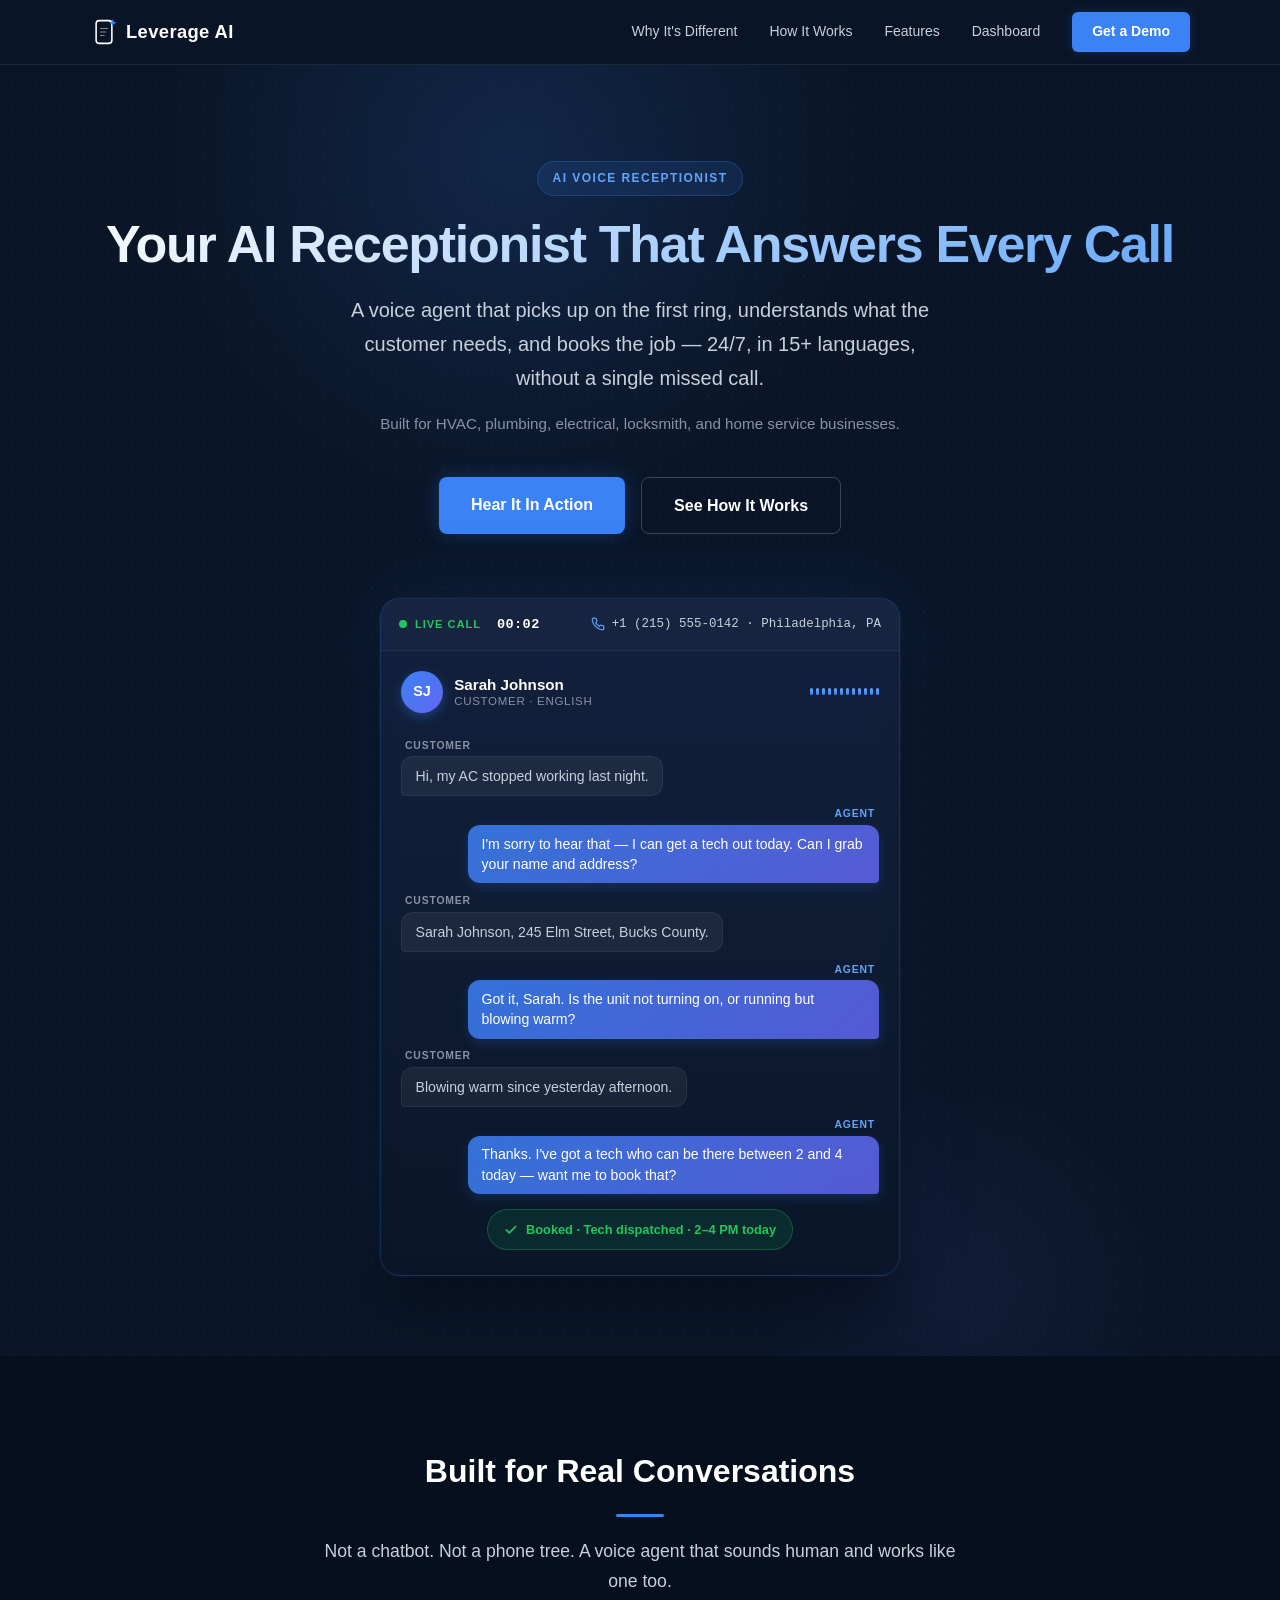
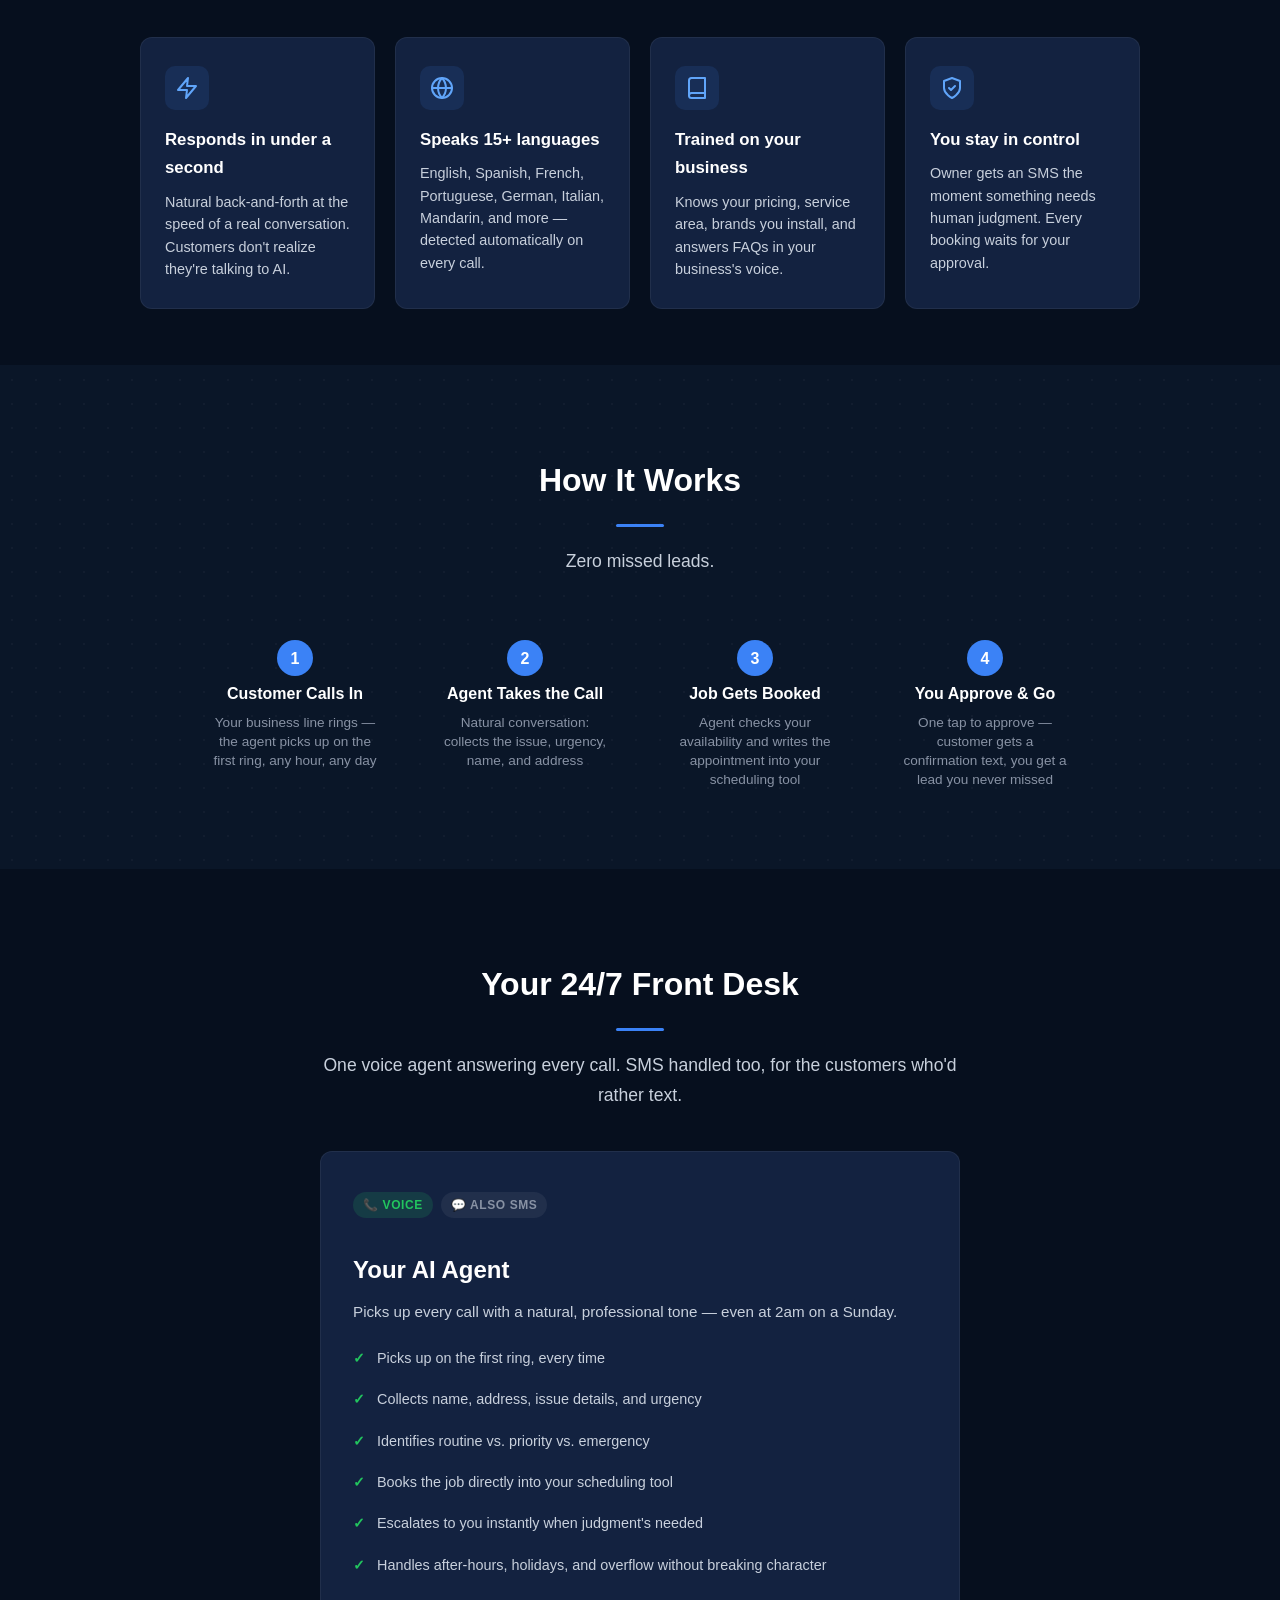
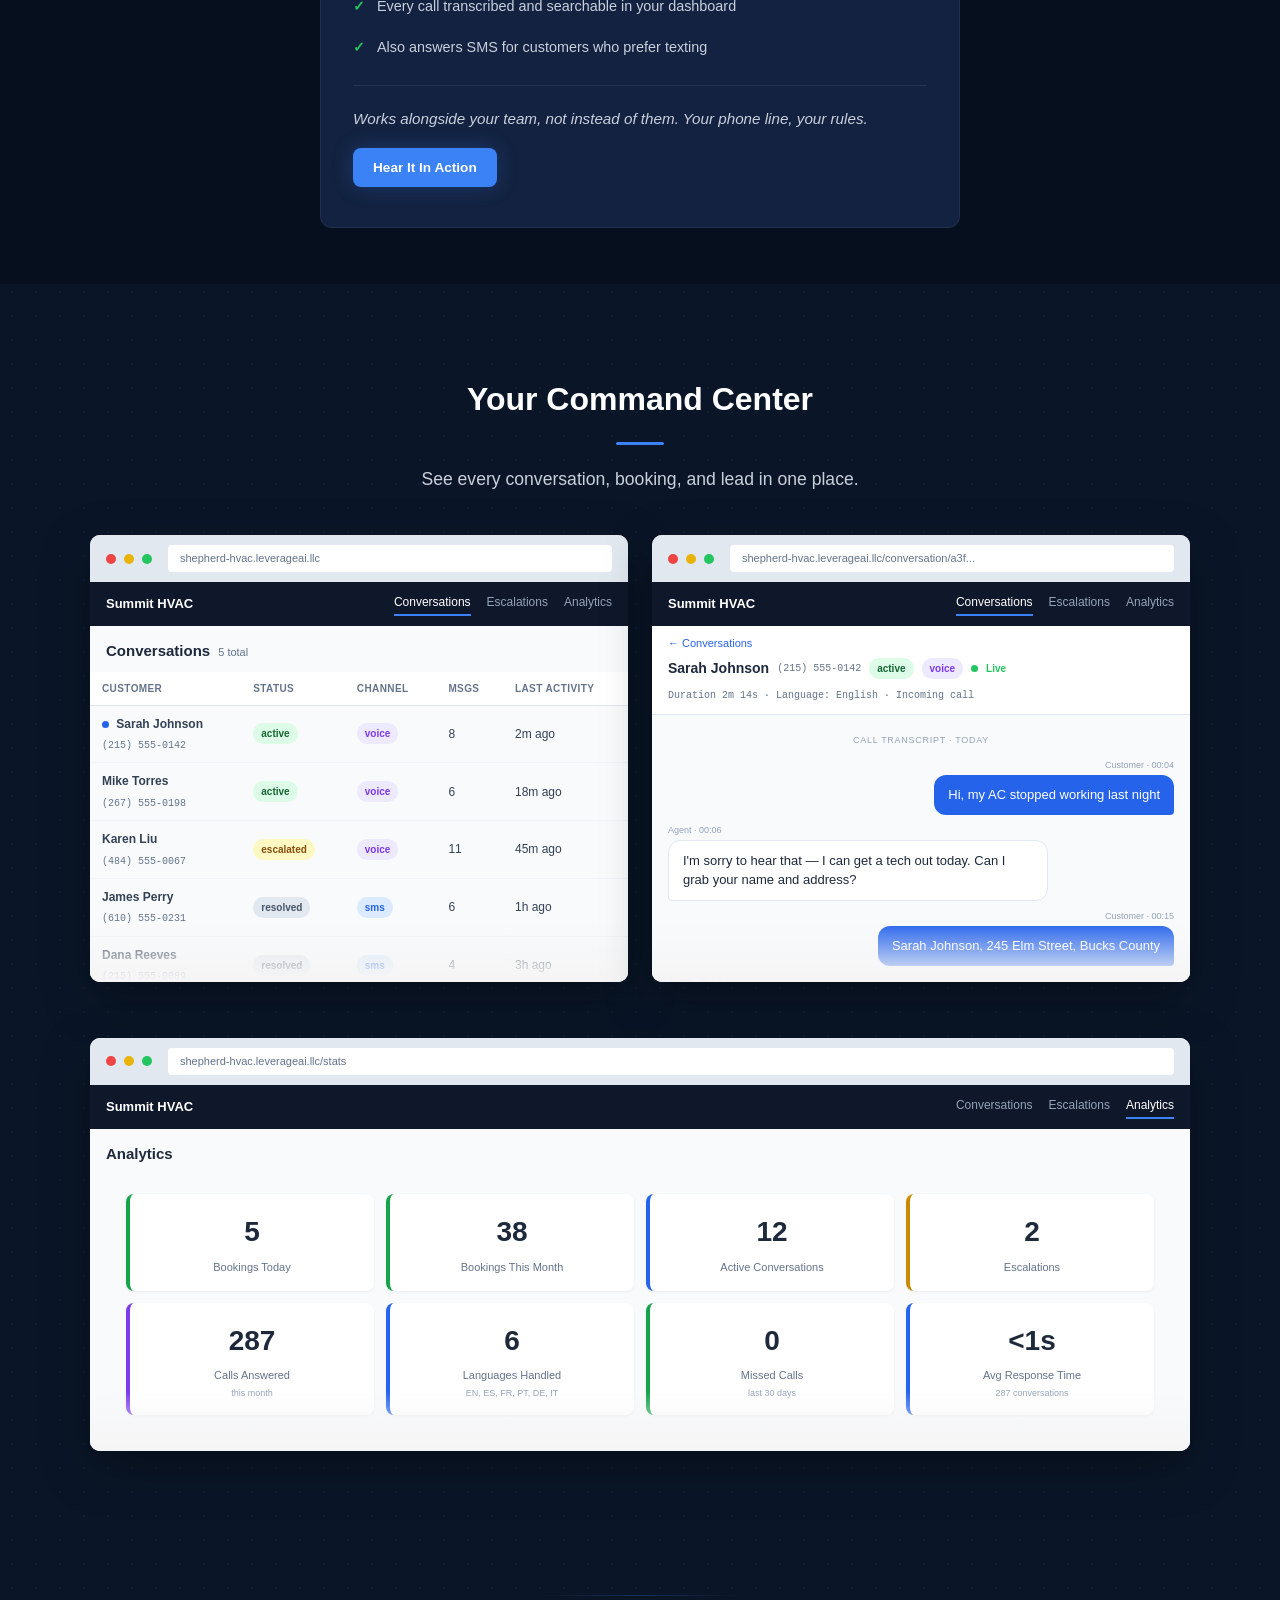
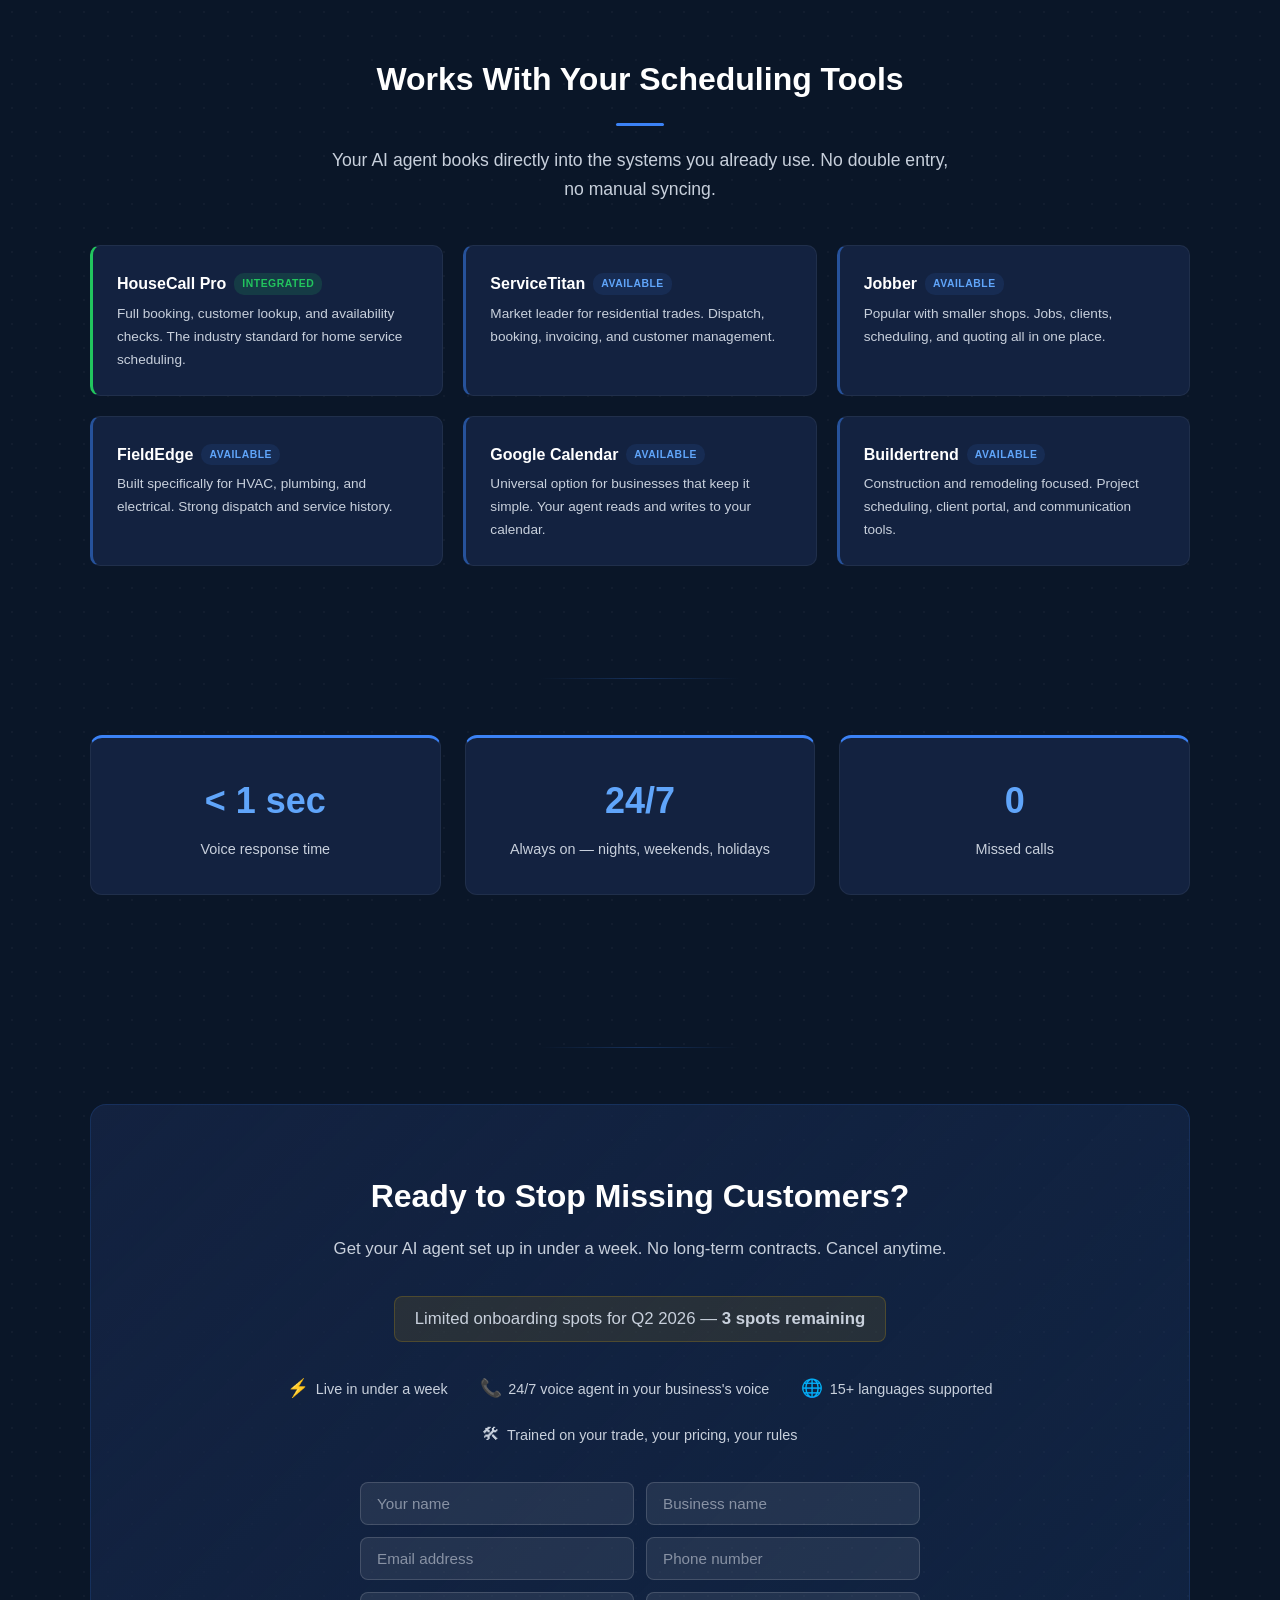
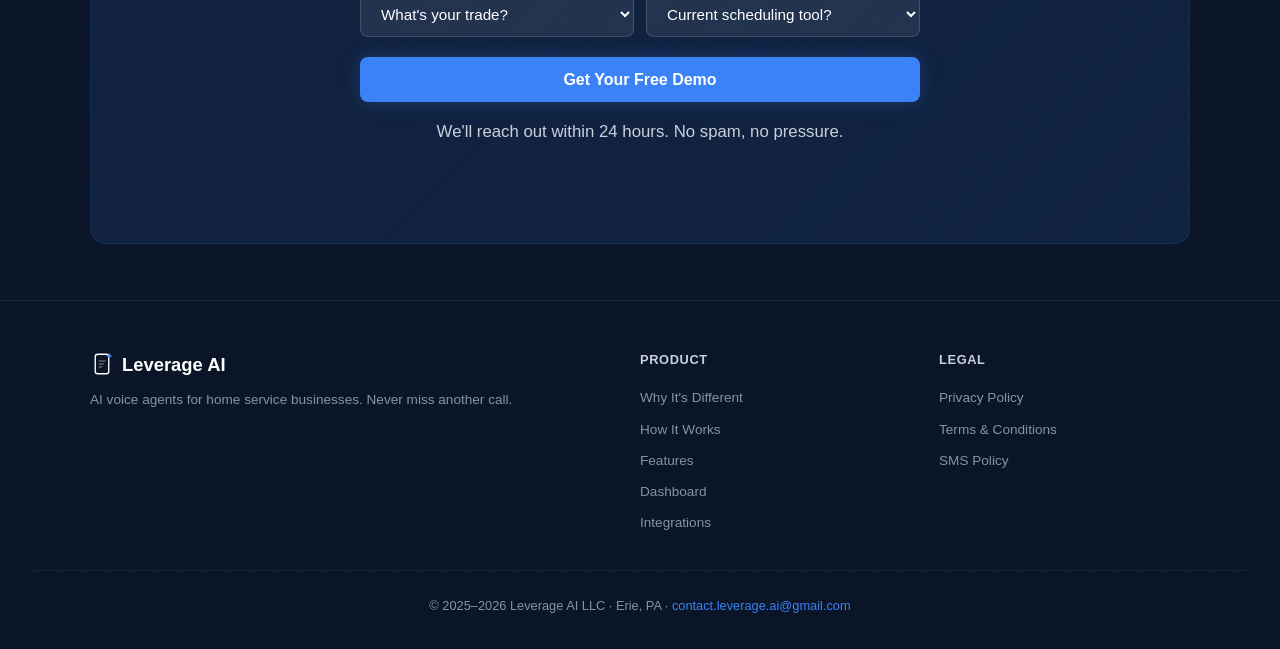
<file: index.html>
<!DOCTYPE html>
<html lang="en">
<head>
  <meta charset="UTF-8">
  <meta name="viewport" content="width=device-width, initial-scale=1.0">
  <title>Leverage AI | 24/7 AI Voice Agents for Home Service Businesses</title>
  <meta name="description" content="A voice agent that answers every call, books the job, and never takes a day off. Built for HVAC, plumbing, electrical, locksmith, and home service businesses.">
  <link rel="icon" type="image/svg+xml" href="data:image/svg+xml,%3Csvg xmlns='http://www.w3.org/2000/svg' viewBox='0 0 32 32'%3E%3Crect x='7' y='3' width='18' height='26' rx='3.5' ry='3.5' fill='none' stroke='%23ffffff' stroke-width='1.8'/%3E%3Cline x1='12' y1='12' x2='20' y2='12' stroke='rgba(255,255,255,0.5)' stroke-width='1.3' stroke-linecap='round'/%3E%3Cline x1='12' y1='16' x2='18' y2='16' stroke='rgba(255,255,255,0.5)' stroke-width='1.3' stroke-linecap='round'/%3E%3Cline x1='12' y1='20' x2='16' y2='20' stroke='rgba(255,255,255,0.5)' stroke-width='1.3' stroke-linecap='round'/%3E%3Cpath d='M26 1 L27.2 4.3 L30.5 5.5 L27.2 6.7 L26 10 L24.8 6.7 L21.5 5.5 L24.8 4.3 Z' fill='%233b82f6'/%3E%3C/svg%3E">
  <meta property="og:title" content="Leverage AI | 24/7 AI Voice Agents for Home Service Businesses">
  <meta property="og:description" content="A voice agent that answers every call, books the job, and never takes a day off. Built for HVAC, plumbing, electrical, locksmith, and home service businesses.">
  <meta property="og:type" content="website">
  <meta property="og:url" content="https://leverageai.llc">
  <meta name="twitter:card" content="summary">
  <meta name="twitter:title" content="Leverage AI | 24/7 AI Voice Agents for Home Service Businesses">
  <meta name="twitter:description" content="A voice agent that answers every call, books the job, and never takes a day off. Built for HVAC, plumbing, electrical, locksmith, and home service businesses.">
  <link rel="stylesheet" href="style.css">
</head>
<body>

  <!-- ── Nav ──────────────────────────────────────────── -->
  <header class="site-header">
    <div class="inner">
      <a href="/" class="logo"><svg xmlns="http://www.w3.org/2000/svg" viewBox="0 0 32 32" width="28" height="28" aria-hidden="true"><rect x="7" y="3" width="18" height="26" rx="3.5" ry="3.5" fill="none" stroke="#ffffff" stroke-width="1.8"/><line x1="12" y1="12" x2="20" y2="12" stroke="rgba(255,255,255,0.5)" stroke-width="1.3" stroke-linecap="round"/><line x1="12" y1="16" x2="18" y2="16" stroke="rgba(255,255,255,0.5)" stroke-width="1.3" stroke-linecap="round"/><line x1="12" y1="20" x2="16" y2="20" stroke="rgba(255,255,255,0.5)" stroke-width="1.3" stroke-linecap="round"/><path d="M26 1 L27.2 4.3 L30.5 5.5 L27.2 6.7 L26 10 L24.8 6.7 L21.5 5.5 L24.8 4.3 Z" fill="#3b82f6"/></svg> Leverage AI</a>
      <input type="checkbox" id="nav-toggle" class="nav-toggle" aria-label="Toggle navigation">
      <label for="nav-toggle" class="nav-hamburger" aria-label="Menu">
        <span></span><span></span><span></span>
      </label>
      <nav class="nav-links" onclick="document.getElementById('nav-toggle').checked=false">
        <a href="#what-makes-it-different">Why It's Different</a>
        <a href="#how-it-works">How It Works</a>
        <a href="#features">Features</a>
        <a href="#dashboard">Dashboard</a>
        <a href="#demo" class="nav-cta">Get a Demo</a>
      </nav>
    </div>
  </header>

  <main>

  <!-- ── Hero ─────────────────────────────────────────── -->
  <section class="hero">
    <span class="hero-eyebrow">AI Voice Receptionist</span>
    <h1>Your AI Receptionist That Answers Every Call</h1>
    <p class="tagline">A voice agent that picks up on the first ring, understands what the customer needs, and books the job &mdash; 24/7, in 15+ languages, without a single missed call.</p>
    <p class="supported">Built for HVAC, plumbing, electrical, locksmith, and home service businesses.</p>
    <div class="cta-buttons">
      <a href="#demo" class="btn-primary">Hear It In Action</a>
      <a href="#how-it-works" class="btn-secondary">See How It Works</a>
    </div>

    <!-- Live Call Mockup -->
    <div class="call-mockup reveal" aria-label="Live voice call demo">
      <div class="call-topbar">
        <div class="call-status">
          <span class="call-live-dot"></span>
          <span class="call-live-label">Live Call</span>
          <span class="call-timer" id="call-timer">00:00</span>
        </div>
        <div class="call-number">
          <svg class="call-phone-icon" xmlns="http://www.w3.org/2000/svg" viewBox="0 0 24 24" width="14" height="14" fill="none" stroke="currentColor" stroke-width="2" stroke-linecap="round" stroke-linejoin="round" aria-hidden="true"><path d="M22 16.92v3a2 2 0 0 1-2.18 2 19.79 19.79 0 0 1-8.63-3.07 19.5 19.5 0 0 1-6-6 19.79 19.79 0 0 1-3.07-8.67A2 2 0 0 1 4.11 2h3a2 2 0 0 1 2 1.72c.13.96.37 1.9.72 2.81a2 2 0 0 1-.45 2.11L8.09 9.91a16 16 0 0 0 6 6l1.27-1.27a2 2 0 0 1 2.11-.45c.91.35 1.85.59 2.81.72A2 2 0 0 1 22 16.92z"/></svg>
          <span>+1 (215) 555-0142 &middot; Philadelphia, PA</span>
        </div>
      </div>

      <div class="call-main">
        <div class="call-caller">
          <div class="call-avatar">SJ</div>
          <div class="call-caller-meta">
            <strong>Sarah Johnson</strong>
            <span>Customer &middot; English</span>
          </div>
        </div>
        <div class="call-waveform" aria-hidden="true">
          <span></span><span></span><span></span><span></span><span></span><span></span><span></span><span></span><span></span><span></span><span></span><span></span>
        </div>
      </div>

      <div class="call-transcript" role="list">
        <div class="call-line call-line-customer" role="listitem" style="--delay:1.2s">
          <span class="call-line-who">Customer</span>
          <span class="call-line-text">Hi, my AC stopped working last night.</span>
        </div>
        <div class="call-line call-line-agent" role="listitem" style="--delay:3.4s">
          <span class="call-line-who">Agent</span>
          <span class="call-line-text">I'm sorry to hear that &mdash; I can get a tech out today. Can I grab your name and address?</span>
        </div>
        <div class="call-line call-line-customer" role="listitem" style="--delay:6.8s">
          <span class="call-line-who">Customer</span>
          <span class="call-line-text">Sarah Johnson, 245 Elm Street, Bucks County.</span>
        </div>
        <div class="call-line call-line-agent" role="listitem" style="--delay:9.2s">
          <span class="call-line-who">Agent</span>
          <span class="call-line-text">Got it, Sarah. Is the unit not turning on, or running but blowing warm?</span>
        </div>
        <div class="call-line call-line-customer" role="listitem" style="--delay:12.0s">
          <span class="call-line-who">Customer</span>
          <span class="call-line-text">Blowing warm since yesterday afternoon.</span>
        </div>
        <div class="call-line call-line-agent" role="listitem" style="--delay:14.0s">
          <span class="call-line-who">Agent</span>
          <span class="call-line-text">Thanks. I've got a tech who can be there between 2 and 4 today &mdash; want me to book that?</span>
        </div>
        <div class="call-booked" role="status" aria-live="polite">
          <svg xmlns="http://www.w3.org/2000/svg" viewBox="0 0 24 24" width="14" height="14" fill="none" stroke="currentColor" stroke-width="3" stroke-linecap="round" stroke-linejoin="round" aria-hidden="true"><polyline points="20 6 9 17 4 12"></polyline></svg>
          <span>Booked &middot; Tech dispatched &middot; 2&ndash;4 PM today</span>
        </div>
      </div>
    </div>
  </section>

  <!-- ── Differentiators ──────────────────────────────── -->
  <section id="what-makes-it-different" class="section section-alt">
    <div class="section-inner">
      <h2 class="section-title reveal">Built for Real Conversations</h2>
      <p class="section-subtitle reveal">Not a chatbot. Not a phone tree. A voice agent that sounds human and works like one too.</p>
      <div class="diff-grid reveal-stagger">
        <div class="diff-card card-base reveal">
          <div class="diff-icon">
            <svg xmlns="http://www.w3.org/2000/svg" viewBox="0 0 24 24" width="24" height="24" fill="none" stroke="currentColor" stroke-width="2" stroke-linecap="round" stroke-linejoin="round" aria-hidden="true"><polygon points="13 2 3 14 12 14 11 22 21 10 12 10 13 2"></polygon></svg>
          </div>
          <h3>Responds in under a second</h3>
          <p>Natural back-and-forth at the speed of a real conversation. Customers don't realize they're talking to AI.</p>
        </div>
        <div class="diff-card card-base reveal">
          <div class="diff-icon">
            <svg xmlns="http://www.w3.org/2000/svg" viewBox="0 0 24 24" width="24" height="24" fill="none" stroke="currentColor" stroke-width="2" stroke-linecap="round" stroke-linejoin="round" aria-hidden="true"><circle cx="12" cy="12" r="10"></circle><line x1="2" y1="12" x2="22" y2="12"></line><path d="M12 2a15.3 15.3 0 0 1 4 10 15.3 15.3 0 0 1-4 10 15.3 15.3 0 0 1-4-10 15.3 15.3 0 0 1 4-10z"></path></svg>
          </div>
          <h3>Speaks 15+ languages</h3>
          <p>English, Spanish, French, Portuguese, German, Italian, Mandarin, and more &mdash; detected automatically on every call.</p>
        </div>
        <div class="diff-card card-base reveal">
          <div class="diff-icon">
            <svg xmlns="http://www.w3.org/2000/svg" viewBox="0 0 24 24" width="24" height="24" fill="none" stroke="currentColor" stroke-width="2" stroke-linecap="round" stroke-linejoin="round" aria-hidden="true"><path d="M4 19.5A2.5 2.5 0 0 1 6.5 17H20"></path><path d="M6.5 2H20v20H6.5A2.5 2.5 0 0 1 4 19.5v-15A2.5 2.5 0 0 1 6.5 2z"></path></svg>
          </div>
          <h3>Trained on your business</h3>
          <p>Knows your pricing, service area, brands you install, and answers FAQs in your business's voice.</p>
        </div>
        <div class="diff-card card-base reveal">
          <div class="diff-icon">
            <svg xmlns="http://www.w3.org/2000/svg" viewBox="0 0 24 24" width="24" height="24" fill="none" stroke="currentColor" stroke-width="2" stroke-linecap="round" stroke-linejoin="round" aria-hidden="true"><path d="M12 22s8-4 8-10V5l-8-3-8 3v7c0 6 8 10 8 10z"></path><polyline points="9 12 11 14 15 10"></polyline></svg>
          </div>
          <h3>You stay in control</h3>
          <p>Owner gets an SMS the moment something needs human judgment. Every booking waits for your approval.</p>
        </div>
      </div>
    </div>
  </section>

  <!-- ── How It Works ─────────────────────────────────── -->
  <section id="how-it-works" class="section">
    <div class="section-inner">
      <h2 class="section-title reveal">How It Works</h2>
      <p class="section-subtitle reveal">Zero missed leads.</p>
      <div class="steps-grid reveal">
        <div class="step-card">
          <span class="step-number">1</span>
          <span class="step-card-title">Customer Calls In</span>
          <span class="step-card-desc">Your business line rings &mdash; the agent picks up on the first ring, any hour, any day</span>
        </div>
        <div class="step-card">
          <span class="step-number">2</span>
          <span class="step-card-title">Agent Takes the Call</span>
          <span class="step-card-desc">Natural conversation: collects the issue, urgency, name, and address</span>
        </div>
        <div class="step-card">
          <span class="step-number">3</span>
          <span class="step-card-title">Job Gets Booked</span>
          <span class="step-card-desc">Agent checks your availability and writes the appointment into your scheduling tool</span>
        </div>
        <div class="step-card">
          <span class="step-number">4</span>
          <span class="step-card-title">You Approve &amp; Go</span>
          <span class="step-card-desc">One tap to approve &mdash; customer gets a confirmation text, you get a lead you never missed</span>
        </div>
      </div>
    </div>
  </section>

  <!-- ── Features / Services ──────────────────────────── -->
  <section id="features" class="section section-alt">
    <div class="section-inner">
      <h2 class="section-title reveal">Your 24/7 Front Desk</h2>
      <p class="section-subtitle reveal">One voice agent answering every call. SMS handled too, for the customers who'd rather text.</p>
      <div class="features-grid features-grid-single">
        <div class="feature-card card-base reveal">
          <div class="feature-badges">
            <span class="feature-badge badge-base badge-green">&#128222; Voice</span>
            <span class="feature-badge badge-base badge-muted">&#128172; Also SMS</span>
          </div>
          <h3>Your AI Agent</h3>
          <p>Picks up every call with a natural, professional tone &mdash; even at 2am on a Sunday.</p>
          <ul class="feature-list check-list">
            <li>Picks up on the first ring, every time</li>
            <li>Collects name, address, issue details, and urgency</li>
            <li>Identifies routine vs. priority vs. emergency</li>
            <li>Books the job directly into your scheduling tool</li>
            <li>Escalates to you instantly when judgment's needed</li>
            <li>Handles after-hours, holidays, and overflow without breaking character</li>
            <li>Every call transcribed and searchable in your dashboard</li>
            <li>Also answers SMS for customers who prefer texting</li>
          </ul>
          <p class="feature-note">Works alongside your team, not instead of them. Your phone line, your rules.</p>
          <div class="feature-cta">
            <a href="#demo" class="btn-primary btn-sm">Hear It In Action</a>
          </div>
        </div>
      </div>
    </div>
  </section>

  <!-- ── Dashboard Screenshots ────────────────────────── -->
  <section id="dashboard" class="section">
    <div class="section-inner">
      <h2 class="section-title reveal">Your Command Center</h2>
      <p class="section-subtitle reveal">See every conversation, booking, and lead in one place.</p>

      <div class="dashboard-grid reveal-stagger">
        <!-- Mock: Conversations List -->
        <div class="mock-browser reveal">
          <div class="mock-toolbar">
            <div class="mock-dot mock-dot-red"></div>
            <div class="mock-dot mock-dot-yellow"></div>
            <div class="mock-dot mock-dot-green"></div>
            <div class="mock-url">shepherd-hvac.leverageai.llc</div>
          </div>
          <div class="mock-body mock-body-real">
            <div class="mock-nav-real">
              <span class="mock-nav-brand-real">Summit HVAC</span>
              <div class="mock-nav-links">
                <span class="active">Conversations</span>
                <span>Escalations</span>
                <span>Analytics</span>
              </div>
            </div>
            <div class="mock-page-header">
              <span class="mock-page-title">Conversations</span>
              <span class="mock-page-count">5 total</span>
            </div>
            <div class="mock-table-wrap">
              <table class="mock-table-real">
                <thead>
                  <tr>
                    <th>Customer</th>
                    <th>Status</th>
                    <th>Channel</th>
                    <th class="hide-sm">Msgs</th>
                    <th>Last Activity</th>
                  </tr>
                </thead>
                <tbody>
                  <tr>
                    <td>
                      <span class="mock-unread-dot"></span>
                      <strong>Sarah Johnson</strong><br>
                      <span class="mock-phone-sm">(215) 555-0142</span>
                    </td>
                    <td><span class="mock-badge-real mock-badge-active">active</span></td>
                    <td><span class="mock-badge-real mock-badge-voice">voice</span></td>
                    <td class="hide-sm">8</td>
                    <td>2m ago</td>
                  </tr>
                  <tr>
                    <td>
                      <strong>Mike Torres</strong><br>
                      <span class="mock-phone-sm">(267) 555-0198</span>
                    </td>
                    <td><span class="mock-badge-real mock-badge-active">active</span></td>
                    <td><span class="mock-badge-real mock-badge-voice">voice</span></td>
                    <td class="hide-sm">6</td>
                    <td>18m ago</td>
                  </tr>
                  <tr>
                    <td>
                      <strong>Karen Liu</strong><br>
                      <span class="mock-phone-sm">(484) 555-0067</span>
                    </td>
                    <td><span class="mock-badge-real mock-badge-escalated">escalated</span></td>
                    <td><span class="mock-badge-real mock-badge-voice">voice</span></td>
                    <td class="hide-sm">11</td>
                    <td>45m ago</td>
                  </tr>
                  <tr>
                    <td>
                      <strong>James Perry</strong><br>
                      <span class="mock-phone-sm">(610) 555-0231</span>
                    </td>
                    <td><span class="mock-badge-real mock-badge-resolved">resolved</span></td>
                    <td><span class="mock-badge-real mock-badge-sms">sms</span></td>
                    <td class="hide-sm">6</td>
                    <td>1h ago</td>
                  </tr>
                  <tr>
                    <td>
                      <strong>Dana Reeves</strong><br>
                      <span class="mock-phone-sm">(215) 555-0089</span>
                    </td>
                    <td><span class="mock-badge-real mock-badge-resolved">resolved</span></td>
                    <td><span class="mock-badge-real mock-badge-sms">sms</span></td>
                    <td class="hide-sm">4</td>
                    <td>3h ago</td>
                  </tr>
                </tbody>
              </table>
            </div>
          </div>
        </div>

        <!-- Mock: Conversation Detail -->
        <div class="mock-browser reveal">
          <div class="mock-toolbar">
            <div class="mock-dot mock-dot-red"></div>
            <div class="mock-dot mock-dot-yellow"></div>
            <div class="mock-dot mock-dot-green"></div>
            <div class="mock-url">shepherd-hvac.leverageai.llc/conversation/a3f...</div>
          </div>
          <div class="mock-body mock-body-real">
            <div class="mock-nav-real">
              <span class="mock-nav-brand-real">Summit HVAC</span>
              <div class="mock-nav-links">
                <span class="active">Conversations</span>
                <span>Escalations</span>
                <span>Analytics</span>
              </div>
            </div>
            <div class="mock-detail-header">
              <span class="mock-back">&larr; Conversations</span>
              <div class="mock-detail-info">
                <strong>Sarah Johnson</strong>
                <span class="mock-phone-sm">(215) 555-0142</span>
                <span class="mock-badge-real mock-badge-active">active</span>
                <span class="mock-badge-real mock-badge-voice">voice</span>
                <span class="mock-live-dot"></span><span class="mock-live-label">Live</span>
              </div>
              <div class="mock-call-meta">Duration 2m 14s &middot; Language: English &middot; Incoming call</div>
            </div>
            <div class="mock-chat-real">
              <div class="mock-date-divider">CALL TRANSCRIPT &middot; TODAY</div>
              <div class="mock-msg-row mock-msg-row-user">
                <span class="mock-msg-meta">Customer &middot; 00:04</span>
                <div class="mock-msg mock-msg-user-real">Hi, my AC stopped working last night</div>
              </div>
              <div class="mock-msg-row mock-msg-row-agent">
                <span class="mock-msg-meta">Agent &middot; 00:06</span>
                <div class="mock-msg mock-msg-agent-real">I'm sorry to hear that &mdash; I can get a tech out today. Can I grab your name and address?</div>
              </div>
              <div class="mock-msg-row mock-msg-row-user">
                <span class="mock-msg-meta">Customer &middot; 00:15</span>
                <div class="mock-msg mock-msg-user-real">Sarah Johnson, 245 Elm Street, Bucks County</div>
              </div>
              <div class="mock-msg-row mock-msg-row-agent">
                <span class="mock-msg-meta">Agent &middot; 00:17</span>
                <div class="mock-msg mock-msg-agent-real">Got it, Sarah. Is the unit not turning on, or running but blowing warm?</div>
              </div>
              <div class="mock-msg-row mock-msg-row-user">
                <span class="mock-msg-meta">Customer &middot; 00:24</span>
                <div class="mock-msg mock-msg-user-real">Blowing warm since yesterday afternoon</div>
              </div>
              <div class="mock-msg-row mock-msg-row-agent">
                <span class="mock-msg-meta">Agent &middot; 00:26</span>
                <div class="mock-msg mock-msg-agent-real">Thanks. I've got a tech who can be there between 2 and 4 today &mdash; want me to book that?</div>
              </div>
            </div>
          </div>
        </div>
      </div>

      <!-- Mock: Analytics -->
      <div class="mock-browser mock-analytics reveal">
        <div class="mock-toolbar">
          <div class="mock-dot mock-dot-red"></div>
          <div class="mock-dot mock-dot-yellow"></div>
          <div class="mock-dot mock-dot-green"></div>
          <div class="mock-url">shepherd-hvac.leverageai.llc/stats</div>
        </div>
        <div class="mock-body mock-body-real">
          <div class="mock-nav-real">
            <span class="mock-nav-brand-real">Summit HVAC</span>
            <div class="mock-nav-links">
              <span>Conversations</span>
              <span>Escalations</span>
              <span class="active">Analytics</span>
            </div>
          </div>
          <div class="mock-page-header">
            <span class="mock-page-title">Analytics</span>
          </div>
          <div class="mock-content">
            <div class="mock-stats-grid-real">
              <div class="mock-stat-real mock-stat-green">
                <div class="mock-stat-value">5</div>
                <div class="mock-stat-label">Bookings Today</div>
              </div>
              <div class="mock-stat-real mock-stat-green">
                <div class="mock-stat-value">38</div>
                <div class="mock-stat-label">Bookings This Month</div>
              </div>
              <div class="mock-stat-real mock-stat-blue">
                <div class="mock-stat-value">12</div>
                <div class="mock-stat-label">Active Conversations</div>
              </div>
              <div class="mock-stat-real mock-stat-yellow">
                <div class="mock-stat-value">2</div>
                <div class="mock-stat-label">Escalations</div>
              </div>
              <div class="mock-stat-real mock-stat-purple">
                <div class="mock-stat-value">287</div>
                <div class="mock-stat-label">Calls Answered</div>
                <div class="mock-stat-sub">this month</div>
              </div>
              <div class="mock-stat-real mock-stat-blue">
                <div class="mock-stat-value">6</div>
                <div class="mock-stat-label">Languages Handled</div>
                <div class="mock-stat-sub">EN, ES, FR, PT, DE, IT</div>
              </div>
              <div class="mock-stat-real mock-stat-green">
                <div class="mock-stat-value">0</div>
                <div class="mock-stat-label">Missed Calls</div>
                <div class="mock-stat-sub">last 30 days</div>
              </div>
              <div class="mock-stat-real mock-stat-blue">
                <div class="mock-stat-value">&lt;1s</div>
                <div class="mock-stat-label">Avg Response Time</div>
                <div class="mock-stat-sub">287 conversations</div>
              </div>
            </div>
          </div>
        </div>
      </div>
    </div>
  </section>

  <!-- ── Integrations ─────────────────────────────────── -->
  <section id="integrations" class="section">
    <div class="section-inner">
      <h2 class="section-title reveal">Works With Your Scheduling Tools</h2>
      <p class="section-subtitle reveal">Your AI agent books directly into the systems you already use. No double entry, no manual syncing.</p>
      <div class="integrations-grid reveal-stagger">
        <div class="integration-card card-base int-integrated reveal">
          <h3>HouseCall Pro <span class="int-badge badge-base badge-green">Integrated</span></h3>
          <p>Full booking, customer lookup, and availability checks. The industry standard for home service scheduling.</p>
        </div>
        <div class="integration-card card-base int-available reveal">
          <h3>ServiceTitan <span class="int-badge badge-base badge-blue">Available</span></h3>
          <p>Market leader for residential trades. Dispatch, booking, invoicing, and customer management.</p>
        </div>
        <div class="integration-card card-base int-available reveal">
          <h3>Jobber <span class="int-badge badge-base badge-blue">Available</span></h3>
          <p>Popular with smaller shops. Jobs, clients, scheduling, and quoting all in one place.</p>
        </div>
        <div class="integration-card card-base int-available reveal">
          <h3>FieldEdge <span class="int-badge badge-base badge-blue">Available</span></h3>
          <p>Built specifically for HVAC, plumbing, and electrical. Strong dispatch and service history.</p>
        </div>
        <div class="integration-card card-base int-available reveal">
          <h3>Google Calendar <span class="int-badge badge-base badge-blue">Available</span></h3>
          <p>Universal option for businesses that keep it simple. Your agent reads and writes to your calendar.</p>
        </div>
        <div class="integration-card card-base int-available reveal">
          <h3>Buildertrend <span class="int-badge badge-base badge-blue">Available</span></h3>
          <p>Construction and remodeling focused. Project scheduling, client portal, and communication tools.</p>
        </div>
      </div>
    </div>
  </section>

  <!-- ── Trust Signals ────────────────────────────────── -->
  <section class="section">
    <div class="section-inner">
      <div class="trust-grid reveal-stagger">
        <div class="trust-item reveal">
          <div class="trust-value">&lt; 1 sec</div>
          <div class="trust-label">Voice response time</div>
        </div>
        <div class="trust-item reveal">
          <div class="trust-value">24/7</div>
          <div class="trust-label">Always on &mdash; nights, weekends, holidays</div>
        </div>
        <div class="trust-item reveal">
          <div class="trust-value">0</div>
          <div class="trust-label">Missed calls</div>
        </div>
      </div>
    </div>
  </section>

  <!-- ── Final CTA + Interest Form ─────────────────────── -->
  <section id="demo" class="section">
    <div class="cta-section reveal">
      <h2>Ready to Stop Missing Customers?</h2>
      <p>Get your AI agent set up in under a week. No long-term contracts. Cancel anytime.</p>
      <p class="urgency-note">Limited onboarding spots for Q2 2026 &mdash; <strong>3 spots remaining</strong></p>
      <div class="quick-wins">
        <div class="quick-win"><span class="quick-win-icon">&#9889;</span><span>Live in under a week</span></div>
        <div class="quick-win"><span class="quick-win-icon">&#128222;</span><span>24/7 voice agent in your business's voice</span></div>
        <div class="quick-win"><span class="quick-win-icon">&#127760;</span><span>15+ languages supported</span></div>
        <div class="quick-win"><span class="quick-win-icon">&#128736;</span><span>Trained on your trade, your pricing, your rules</span></div>
      </div>
      <form id="interest-form" class="interest-form" action="https://formspree.io/f/xlgogqyo" method="POST">
        <div class="form-row">
          <input type="text" name="name" placeholder="Your name" required class="form-input">
          <input type="text" name="business" placeholder="Business name" required class="form-input">
        </div>
        <div class="form-row">
          <input type="email" name="email" placeholder="Email address" required class="form-input">
          <input type="tel" name="phone" placeholder="Phone number" class="form-input">
        </div>
        <div class="form-row">
          <select name="trade" class="form-input" required>
            <option value="" disabled selected>What's your trade?</option>
            <option value="hvac">HVAC</option>
            <option value="plumbing">Plumbing</option>
            <option value="electrical">Electrical</option>
            <option value="locksmith">Locksmith</option>
            <option value="general-contractor">General Contractor</option>
            <option value="other">Other Home Service</option>
          </select>
          <select name="scheduling_tool" class="form-input">
            <option value="" disabled selected>Current scheduling tool?</option>
            <option value="housecall-pro">HouseCall Pro</option>
            <option value="servicetitan">ServiceTitan</option>
            <option value="jobber">Jobber</option>
            <option value="fieldedge">FieldEdge</option>
            <option value="google-calendar">Google Calendar</option>
            <option value="none">None / Pen &amp; Paper</option>
            <option value="other">Other</option>
          </select>
        </div>
        <button type="submit" id="form-btn" class="btn-primary form-submit">Get Your Free Demo</button>
        <p class="form-note">We'll reach out within 24 hours. No spam, no pressure.</p>
        <p id="form-status" class="form-status" hidden></p>
      </form>
      <script>
      (function(){
        var LIMIT = 3;
        var WINDOW_MS = 24 * 60 * 60 * 1000;
        var KEY = 'lai_form_ts';
        var form = document.getElementById('interest-form');
        var btn = document.getElementById('form-btn');
        var status = document.getElementById('form-status');

        function getTimestamps() {
          try { return JSON.parse(localStorage.getItem(KEY) || '[]'); }
          catch(e) { return []; }
        }
        function isLimited() {
          var now = Date.now();
          var ts = getTimestamps().filter(function(t){ return now - t < WINDOW_MS; });
          localStorage.setItem(KEY, JSON.stringify(ts));
          return ts.length >= LIMIT;
        }
        function recordSubmission() {
          var ts = getTimestamps();
          ts.push(Date.now());
          localStorage.setItem(KEY, JSON.stringify(ts));
        }

        if (isLimited()) {
          btn.disabled = true;
          btn.textContent = 'Already submitted';
          status.textContent = "You've already submitted a request. We'll be in touch soon!";
          status.hidden = false;
          status.className = 'form-status form-status-info';
        }

        form.addEventListener('submit', function(e) {
          if (isLimited()) {
            e.preventDefault();
            status.textContent = "You've already submitted a request. We'll be in touch soon!";
            status.hidden = false;
            status.className = 'form-status form-status-info';
            return;
          }
          e.preventDefault();
          btn.disabled = true;
          btn.textContent = 'Sending...';

          fetch(form.action, {
            method: 'POST',
            body: new FormData(form),
            headers: { 'Accept': 'application/json' }
          }).then(function(r) {
            if (r.ok) {
              recordSubmission();
              form.reset();
              btn.textContent = 'Submitted!';
              status.textContent = "Thanks! We'll reach out within 24 hours.";
              status.hidden = false;
              status.className = 'form-status form-status-success';
            } else {
              btn.disabled = false;
              btn.textContent = 'Get a Free Demo';
              status.textContent = 'Something went wrong. Please try again or email us directly.';
              status.hidden = false;
              status.className = 'form-status form-status-error';
            }
          }).catch(function() {
            btn.disabled = false;
            btn.textContent = 'Get a Free Demo';
            status.textContent = 'Network error. Please try again.';
            status.hidden = false;
            status.className = 'form-status form-status-error';
          });
        });
      })();
      </script>
    </div>
  </section>

  </main>

  <!-- ── Footer ───────────────────────────────────────── -->
  <footer class="site-footer">
    <div class="footer-inner">
      <div class="footer-brand">
        <h3><svg xmlns="http://www.w3.org/2000/svg" viewBox="0 0 32 32" width="24" height="24" aria-hidden="true"><rect x="7" y="3" width="18" height="26" rx="3.5" ry="3.5" fill="none" stroke="#ffffff" stroke-width="1.8"/><line x1="12" y1="12" x2="20" y2="12" stroke="rgba(255,255,255,0.5)" stroke-width="1.3" stroke-linecap="round"/><line x1="12" y1="16" x2="18" y2="16" stroke="rgba(255,255,255,0.5)" stroke-width="1.3" stroke-linecap="round"/><line x1="12" y1="20" x2="16" y2="20" stroke="rgba(255,255,255,0.5)" stroke-width="1.3" stroke-linecap="round"/><path d="M26 1 L27.2 4.3 L30.5 5.5 L27.2 6.7 L26 10 L24.8 6.7 L21.5 5.5 L24.8 4.3 Z" fill="#3b82f6"/></svg> Leverage AI</h3>
        <p>AI voice agents for home service businesses. Never miss another call.</p>
      </div>
      <div class="footer-col">
        <h4>Product</h4>
        <a href="#what-makes-it-different">Why It's Different</a>
        <a href="#how-it-works">How It Works</a>
        <a href="#features">Features</a>
        <a href="#dashboard">Dashboard</a>
        <a href="#integrations">Integrations</a>
      </div>
      <div class="footer-col">
        <h4>Legal</h4>
        <a href="privacy.html">Privacy Policy</a>
        <a href="terms.html">Terms &amp; Conditions</a>
        <a href="sms-policy.html">SMS Policy</a>
      </div>
    </div>
    <div class="footer-bottom">
      &copy; 2025&ndash;2026 Leverage AI LLC &middot; Erie, PA &middot;
      <a href="mailto:contact.leverage.ai@gmail.com">contact.leverage.ai@gmail.com</a>
    </div>
  </footer>

<script>
(function(){
  var els = document.querySelectorAll('.reveal');
  if (!('IntersectionObserver' in window)) {
    els.forEach(function(el){ el.classList.add('revealed'); });
    return;
  }
  var obs = new IntersectionObserver(function(entries){
    entries.forEach(function(e){
      if (e.isIntersecting) {
        e.target.classList.add('revealed');
        obs.unobserve(e.target);
      }
    });
  }, { threshold: 0.15, rootMargin: '0px 0px -40px 0px' });
  els.forEach(function(el){ obs.observe(el); });
})();

// Call-mockup timer — ticks seconds in sync with the 20s transcript animation loop.
(function(){
  var timerEl = document.getElementById('call-timer');
  if (!timerEl) return;
  var reduce = window.matchMedia && window.matchMedia('(prefers-reduced-motion: reduce)').matches;
  if (reduce) { timerEl.textContent = '02:14'; return; }
  var CYCLE = 20; // seconds per loop, matches CSS --call-cycle
  var start = performance.now();
  function pad(n) { return (n < 10 ? '0' : '') + n; }
  function tick(now) {
    var elapsed = ((now - start) / 1000) % CYCLE;
    var secs = Math.floor(elapsed);
    timerEl.textContent = '00:' + pad(secs);
    requestAnimationFrame(tick);
  }
  requestAnimationFrame(tick);
})();
</script>
</body>
</html>
</file>
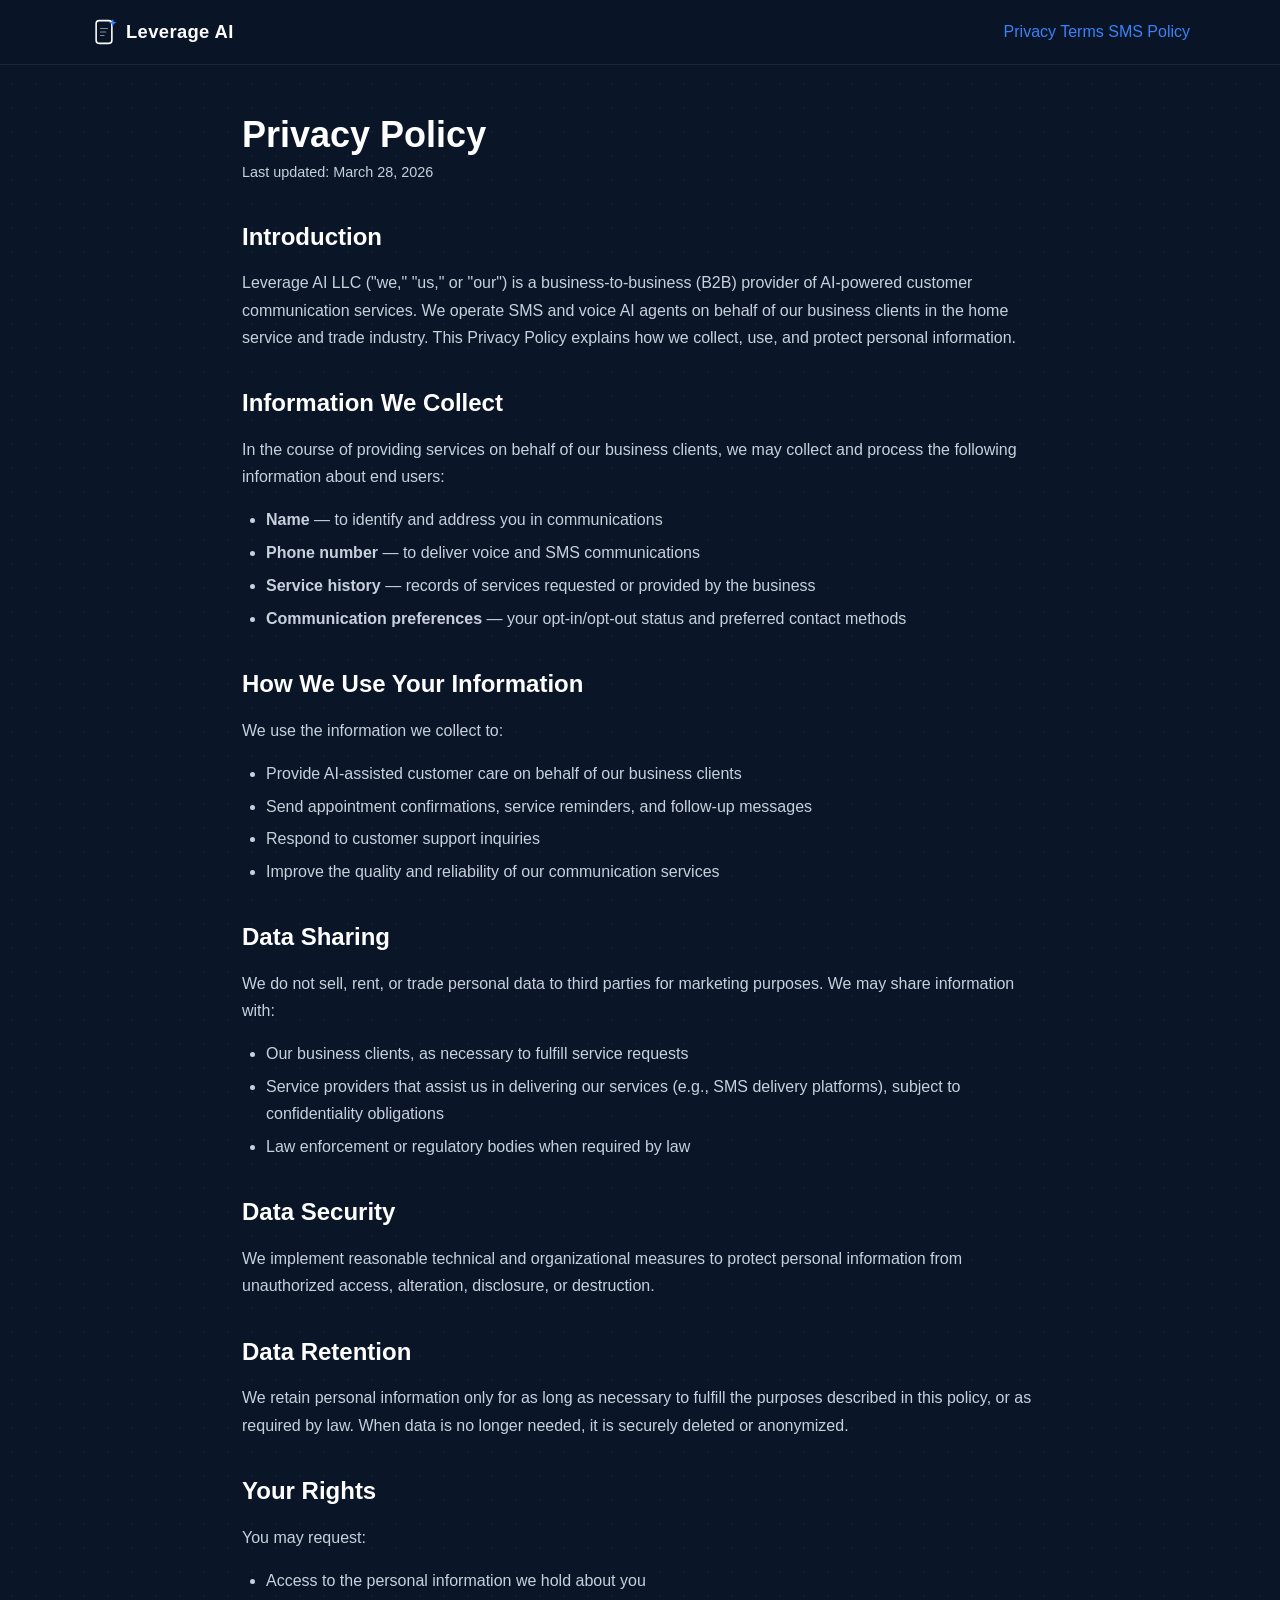
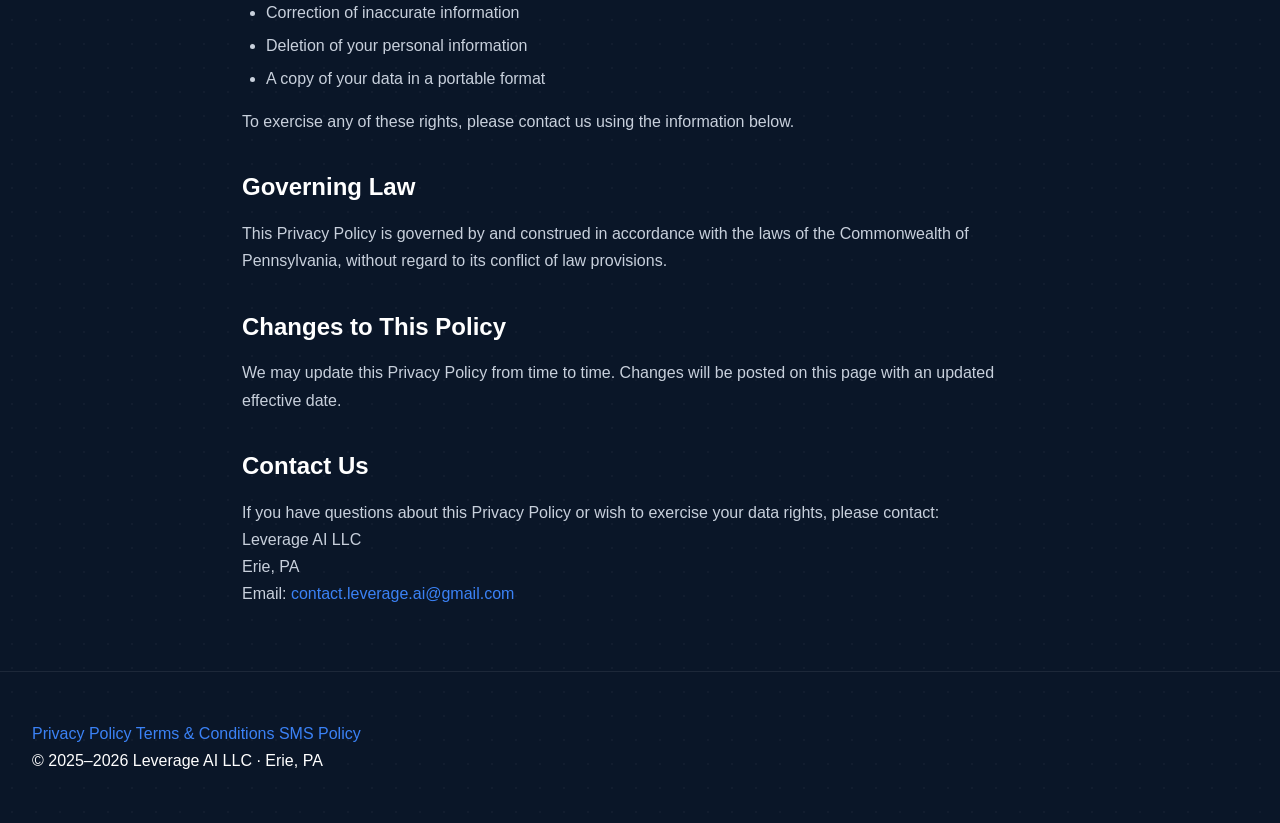
<file: privacy.html>
<!DOCTYPE html>
<html lang="en">
<head>
  <meta charset="UTF-8">
  <meta name="viewport" content="width=device-width, initial-scale=1.0">
  <title>Privacy Policy — Leverage AI LLC</title>
  <link rel="icon" type="image/svg+xml" href="data:image/svg+xml,%3Csvg xmlns='http://www.w3.org/2000/svg' viewBox='0 0 32 32'%3E%3Crect x='7' y='3' width='18' height='26' rx='3.5' ry='3.5' fill='none' stroke='%23ffffff' stroke-width='1.8'/%3E%3Cline x1='12' y1='12' x2='20' y2='12' stroke='rgba(255,255,255,0.5)' stroke-width='1.3' stroke-linecap='round'/%3E%3Cline x1='12' y1='16' x2='18' y2='16' stroke='rgba(255,255,255,0.5)' stroke-width='1.3' stroke-linecap='round'/%3E%3Cline x1='12' y1='20' x2='16' y2='20' stroke='rgba(255,255,255,0.5)' stroke-width='1.3' stroke-linecap='round'/%3E%3Cpath d='M26 1 L27.2 4.3 L30.5 5.5 L27.2 6.7 L26 10 L24.8 6.7 L21.5 5.5 L24.8 4.3 Z' fill='%233b82f6'/%3E%3C/svg%3E">
  <link rel="stylesheet" href="style.css">
</head>
<body>

  <header class="site-header">
    <div class="inner">
      <a href="/" class="logo"><svg xmlns="http://www.w3.org/2000/svg" viewBox="0 0 32 32" width="28" height="28" aria-hidden="true"><rect x="7" y="3" width="18" height="26" rx="3.5" ry="3.5" fill="none" stroke="#ffffff" stroke-width="1.8"/><line x1="12" y1="12" x2="20" y2="12" stroke="rgba(255,255,255,0.5)" stroke-width="1.3" stroke-linecap="round"/><line x1="12" y1="16" x2="18" y2="16" stroke="rgba(255,255,255,0.5)" stroke-width="1.3" stroke-linecap="round"/><line x1="12" y1="20" x2="16" y2="20" stroke="rgba(255,255,255,0.5)" stroke-width="1.3" stroke-linecap="round"/><path d="M26 1 L27.2 4.3 L30.5 5.5 L27.2 6.7 L26 10 L24.8 6.7 L21.5 5.5 L24.8 4.3 Z" fill="#3b82f6"/></svg> Leverage AI</a>
      <nav>
        <a href="privacy.html">Privacy</a>
        <a href="terms.html">Terms</a>
        <a href="sms-policy.html">SMS Policy</a>
      </nav>
    </div>
  </header>

  <main class="container legal">
    <h1>Privacy Policy</h1>
    <p class="effective">Last updated: March 28, 2026</p>

    <h2>Introduction</h2>
    <p>
      Leverage AI LLC ("we," "us," or "our") is a business-to-business (B2B)
      provider of AI-powered customer communication services. We operate SMS
      and voice AI agents on behalf of our business clients in the home
      service and trade industry. This Privacy Policy explains how we collect, use,
      and protect personal information.
    </p>

    <h2>Information We Collect</h2>
    <p>
      In the course of providing services on behalf of our business clients, we
      may collect and process the following information about end users:
    </p>
    <ul>
      <li><strong>Name</strong> — to identify and address you in communications</li>
      <li><strong>Phone number</strong> — to deliver voice and SMS communications</li>
      <li><strong>Service history</strong> — records of services requested or provided by the business</li>
      <li><strong>Communication preferences</strong> — your opt-in/opt-out status and preferred contact methods</li>
    </ul>

    <h2>How We Use Your Information</h2>
    <p>We use the information we collect to:</p>
    <ul>
      <li>Provide AI-assisted customer care on behalf of our business clients</li>
      <li>Send appointment confirmations, service reminders, and follow-up messages</li>
      <li>Respond to customer support inquiries</li>
      <li>Improve the quality and reliability of our communication services</li>
    </ul>

    <h2>Data Sharing</h2>
    <p>
      We do not sell, rent, or trade personal data to third parties for
      marketing purposes. We may share information with:
    </p>
    <ul>
      <li>Our business clients, as necessary to fulfill service requests</li>
      <li>Service providers that assist us in delivering our services (e.g., SMS delivery platforms), subject to confidentiality obligations</li>
      <li>Law enforcement or regulatory bodies when required by law</li>
    </ul>

    <h2>Data Security</h2>
    <p>
      We implement reasonable technical and organizational measures to protect
      personal information from unauthorized access, alteration, disclosure, or
      destruction.
    </p>

    <h2>Data Retention</h2>
    <p>
      We retain personal information only for as long as necessary to fulfill
      the purposes described in this policy, or as required by law. When data
      is no longer needed, it is securely deleted or anonymized.
    </p>

    <h2>Your Rights</h2>
    <p>You may request:</p>
    <ul>
      <li>Access to the personal information we hold about you</li>
      <li>Correction of inaccurate information</li>
      <li>Deletion of your personal information</li>
      <li>A copy of your data in a portable format</li>
    </ul>
    <p>
      To exercise any of these rights, please contact us using the information
      below.
    </p>

    <h2>Governing Law</h2>
    <p>
      This Privacy Policy is governed by and construed in accordance with the
      laws of the Commonwealth of Pennsylvania, without regard to its conflict
      of law provisions.
    </p>

    <h2>Changes to This Policy</h2>
    <p>
      We may update this Privacy Policy from time to time. Changes will be
      posted on this page with an updated effective date.
    </p>

    <h2>Contact Us</h2>
    <p>
      If you have questions about this Privacy Policy or wish to exercise your
      data rights, please contact:<br>
      Leverage AI LLC<br>
      Erie, PA<br>
      Email: <a href="mailto:contact.leverage.ai@gmail.com">contact.leverage.ai@gmail.com</a>
    </p>
  </main>

  <footer class="site-footer">
    <div class="footer-links">
      <a href="privacy.html">Privacy Policy</a>
      <a href="terms.html">Terms &amp; Conditions</a>
      <a href="sms-policy.html">SMS Policy</a>
    </div>
    <p>&copy; 2025&ndash;2026 Leverage AI LLC &middot; Erie, PA</p>
  </footer>

</body>
</html>
</file>
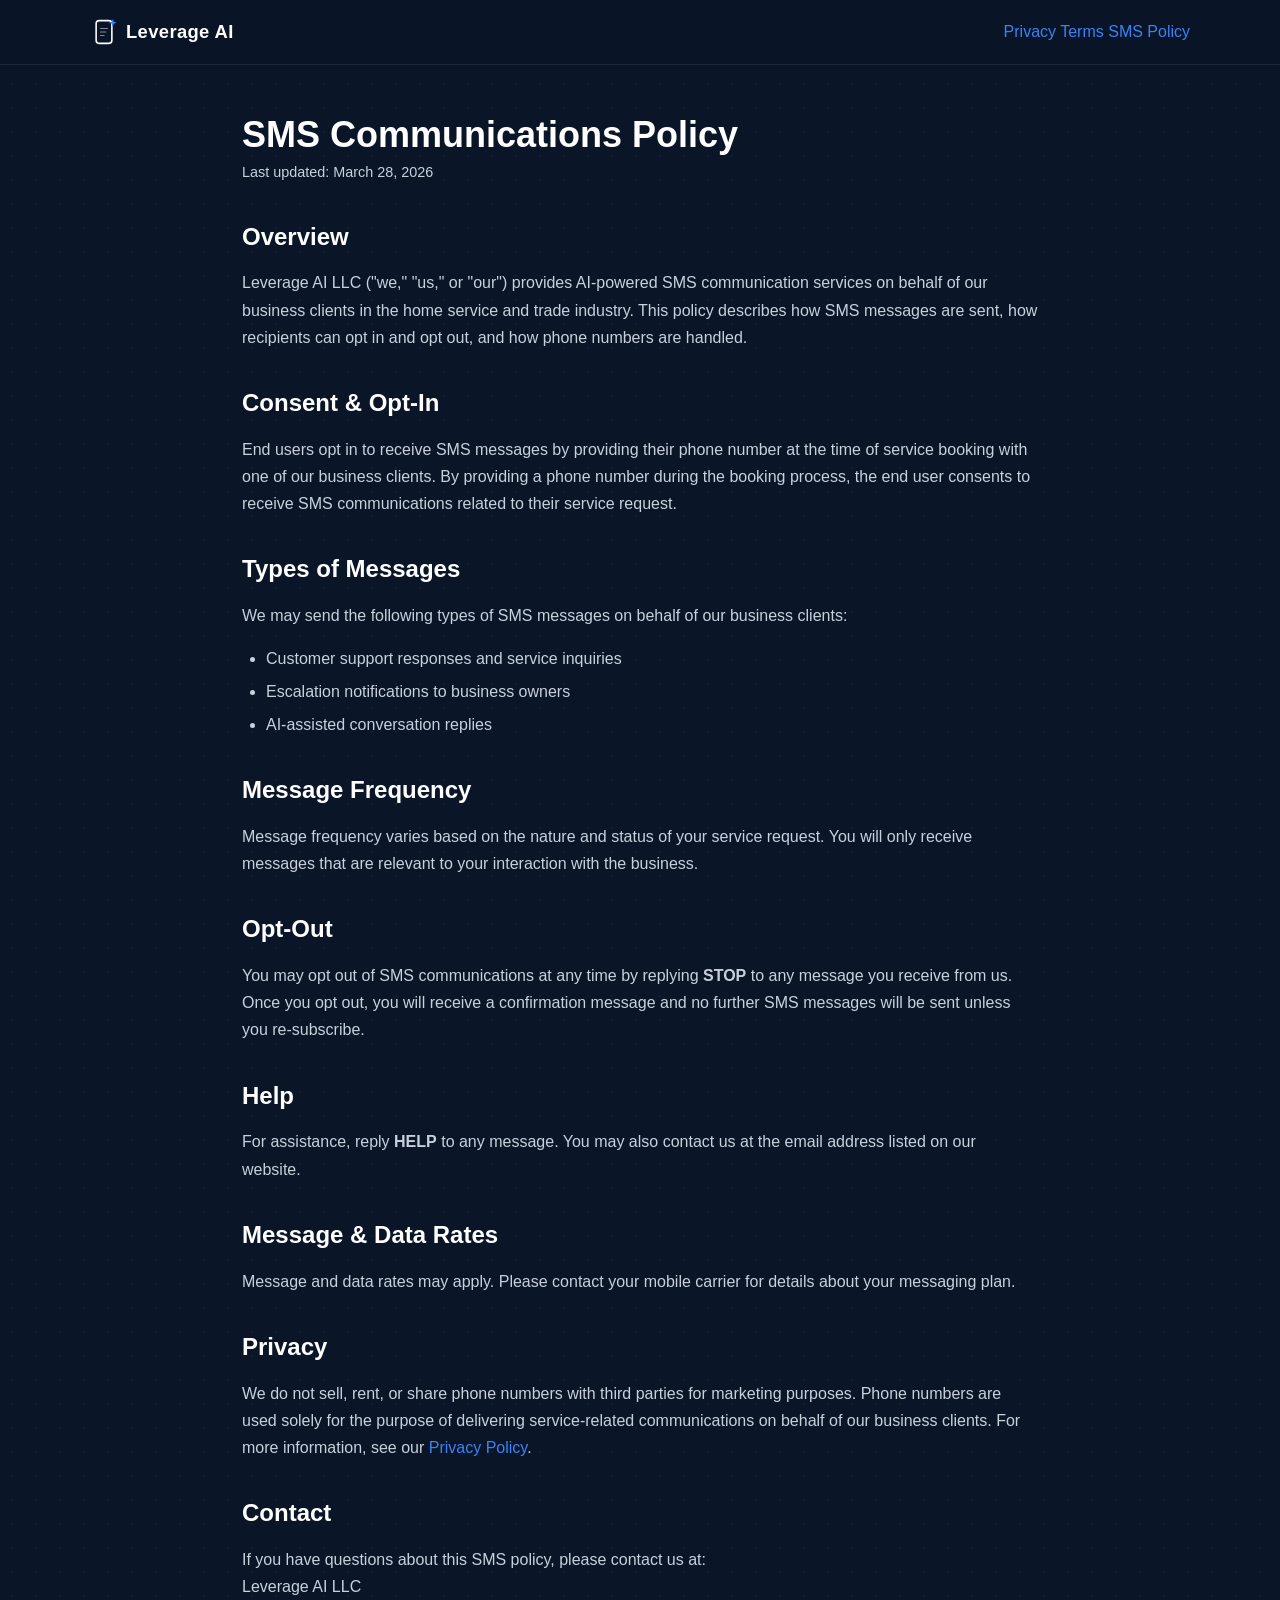
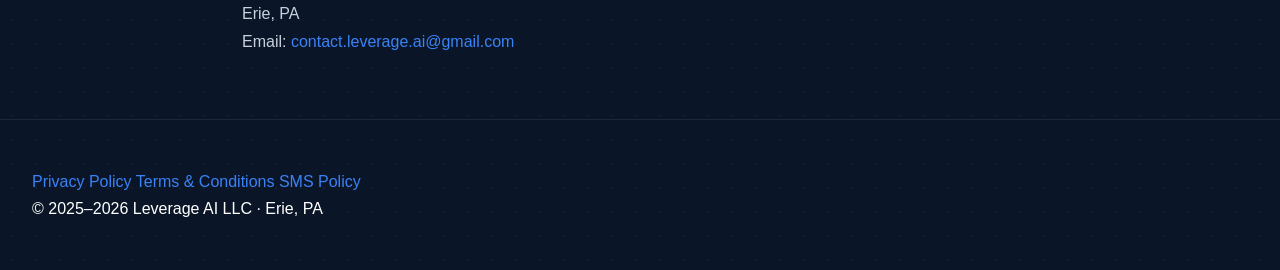
<file: sms-policy.html>
<!DOCTYPE html>
<html lang="en">
<head>
  <meta charset="UTF-8">
  <meta name="viewport" content="width=device-width, initial-scale=1.0">
  <title>SMS Policy — Leverage AI LLC</title>
  <link rel="icon" type="image/svg+xml" href="data:image/svg+xml,%3Csvg xmlns='http://www.w3.org/2000/svg' viewBox='0 0 32 32'%3E%3Crect x='7' y='3' width='18' height='26' rx='3.5' ry='3.5' fill='none' stroke='%23ffffff' stroke-width='1.8'/%3E%3Cline x1='12' y1='12' x2='20' y2='12' stroke='rgba(255,255,255,0.5)' stroke-width='1.3' stroke-linecap='round'/%3E%3Cline x1='12' y1='16' x2='18' y2='16' stroke='rgba(255,255,255,0.5)' stroke-width='1.3' stroke-linecap='round'/%3E%3Cline x1='12' y1='20' x2='16' y2='20' stroke='rgba(255,255,255,0.5)' stroke-width='1.3' stroke-linecap='round'/%3E%3Cpath d='M26 1 L27.2 4.3 L30.5 5.5 L27.2 6.7 L26 10 L24.8 6.7 L21.5 5.5 L24.8 4.3 Z' fill='%233b82f6'/%3E%3C/svg%3E">
  <link rel="stylesheet" href="style.css">
</head>
<body>

  <header class="site-header">
    <div class="inner">
      <a href="/" class="logo"><svg xmlns="http://www.w3.org/2000/svg" viewBox="0 0 32 32" width="28" height="28" aria-hidden="true"><rect x="7" y="3" width="18" height="26" rx="3.5" ry="3.5" fill="none" stroke="#ffffff" stroke-width="1.8"/><line x1="12" y1="12" x2="20" y2="12" stroke="rgba(255,255,255,0.5)" stroke-width="1.3" stroke-linecap="round"/><line x1="12" y1="16" x2="18" y2="16" stroke="rgba(255,255,255,0.5)" stroke-width="1.3" stroke-linecap="round"/><line x1="12" y1="20" x2="16" y2="20" stroke="rgba(255,255,255,0.5)" stroke-width="1.3" stroke-linecap="round"/><path d="M26 1 L27.2 4.3 L30.5 5.5 L27.2 6.7 L26 10 L24.8 6.7 L21.5 5.5 L24.8 4.3 Z" fill="#3b82f6"/></svg> Leverage AI</a>
      <nav>
        <a href="privacy.html">Privacy</a>
        <a href="terms.html">Terms</a>
        <a href="sms-policy.html">SMS Policy</a>
      </nav>
    </div>
  </header>

  <main class="container legal">
    <h1>SMS Communications Policy</h1>
    <p class="effective">Last updated: March 28, 2026</p>

    <h2>Overview</h2>
    <p>
      Leverage AI LLC ("we," "us," or "our") provides AI-powered SMS
      communication services on behalf of our business clients in the home
      service and trade industry. This policy describes how SMS messages are sent,
      how recipients can opt in and opt out, and how phone numbers are handled.
    </p>

    <h2>Consent &amp; Opt-In</h2>
    <p>
      End users opt in to receive SMS messages by providing their phone number
      at the time of service booking with one of our business clients. By
      providing a phone number during the booking process, the end user consents
      to receive SMS communications related to their service request.
    </p>

    <h2>Types of Messages</h2>
    <p>We may send the following types of SMS messages on behalf of our business clients:</p>
    <ul>
      <li>Customer support responses and service inquiries</li>
      <li>Escalation notifications to business owners</li>
      <li>AI-assisted conversation replies</li>
    </ul>

    <h2>Message Frequency</h2>
    <p>
      Message frequency varies based on the nature and status of your service
      request. You will only receive messages that are relevant to your
      interaction with the business.
    </p>

    <h2>Opt-Out</h2>
    <p>
      You may opt out of SMS communications at any time by replying
      <strong>STOP</strong> to any message you receive from us. Once you opt
      out, you will receive a confirmation message and no further SMS messages
      will be sent unless you re-subscribe.
    </p>

    <h2>Help</h2>
    <p>
      For assistance, reply <strong>HELP</strong> to any message. You may also
      contact us at the email address listed on our website.
    </p>

    <h2>Message &amp; Data Rates</h2>
    <p>
      Message and data rates may apply. Please contact your mobile carrier for
      details about your messaging plan.
    </p>

    <h2>Privacy</h2>
    <p>
      We do not sell, rent, or share phone numbers with third parties for
      marketing purposes. Phone numbers are used solely for the purpose of
      delivering service-related communications on behalf of our business
      clients. For more information, see our
      <a href="privacy.html">Privacy Policy</a>.
    </p>

    <h2>Contact</h2>
    <p>
      If you have questions about this SMS policy, please contact us at:<br>
      Leverage AI LLC<br>
      Erie, PA<br>
      Email: <a href="mailto:contact.leverage.ai@gmail.com">contact.leverage.ai@gmail.com</a>
    </p>
  </main>

  <footer class="site-footer">
    <div class="footer-links">
      <a href="privacy.html">Privacy Policy</a>
      <a href="terms.html">Terms &amp; Conditions</a>
      <a href="sms-policy.html">SMS Policy</a>
    </div>
    <p>&copy; 2025&ndash;2026 Leverage AI LLC &middot; Erie, PA</p>
  </footer>

</body>
</html>
</file>
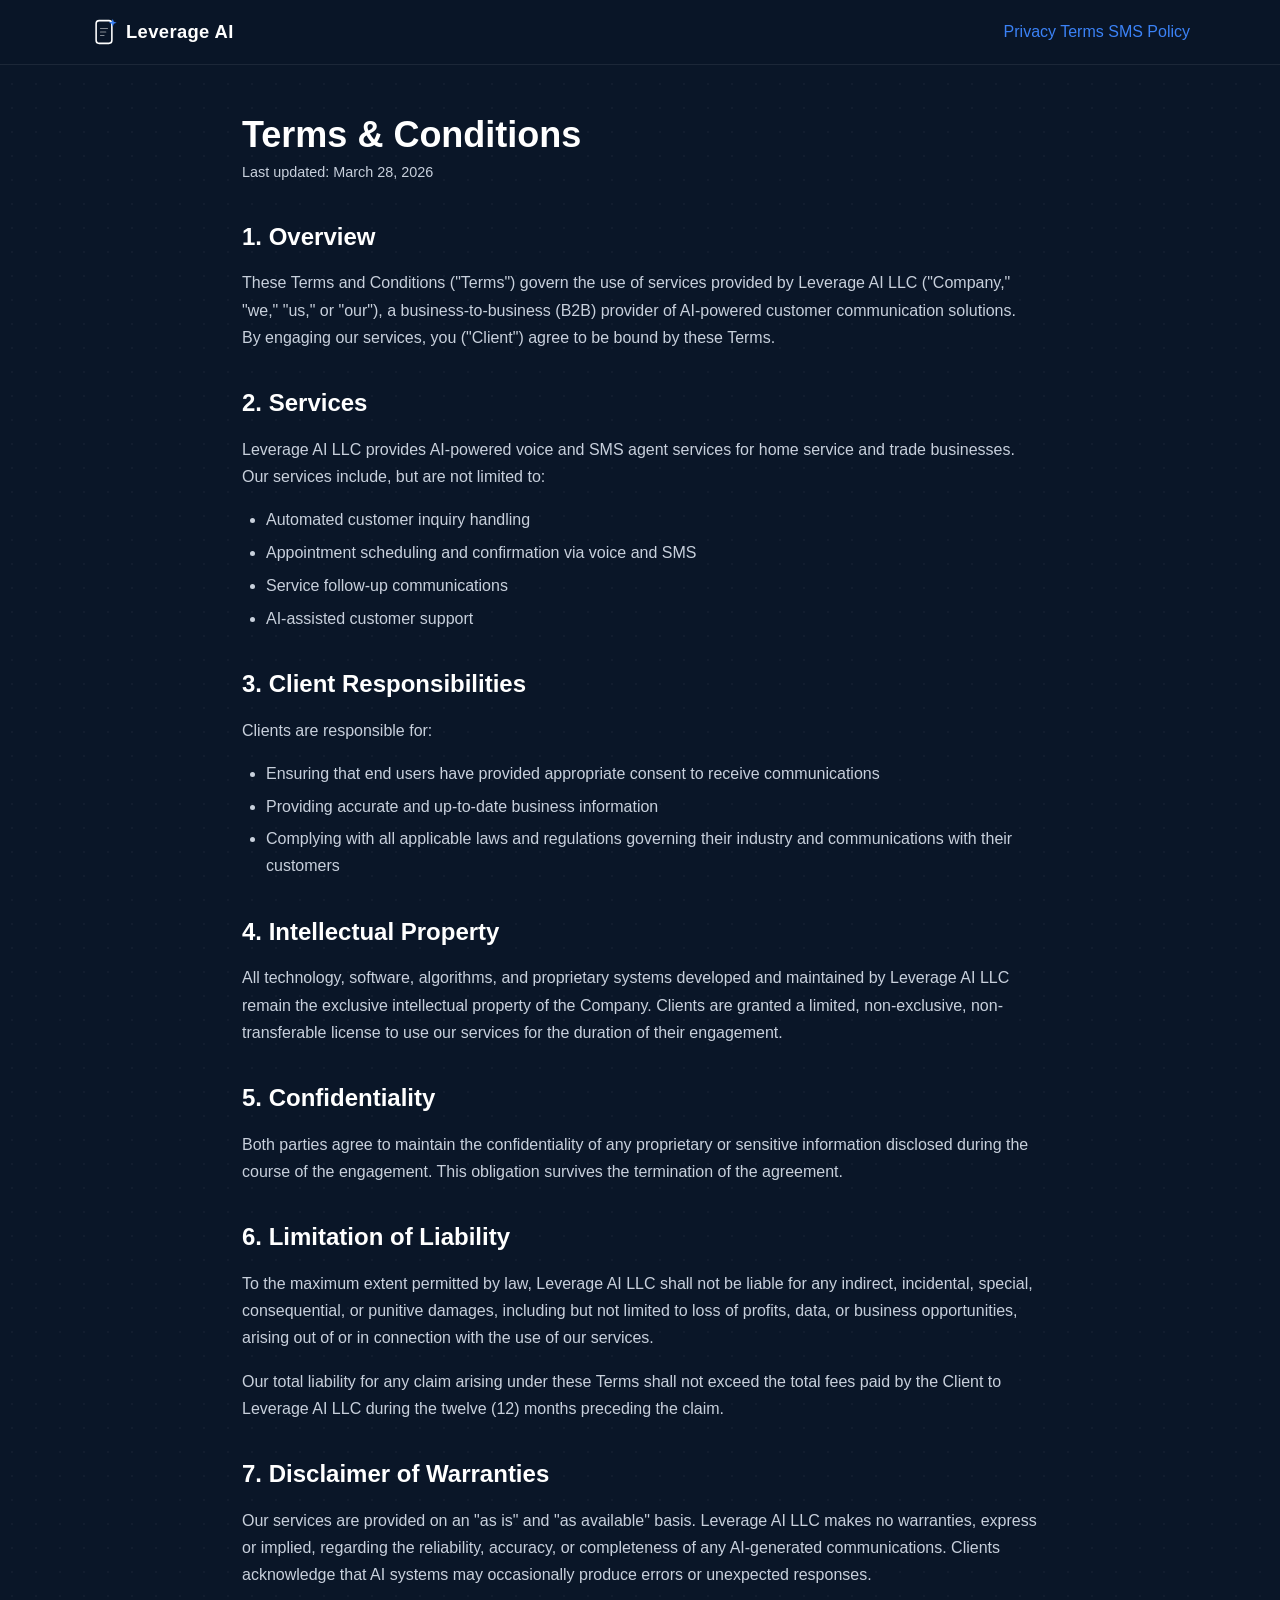
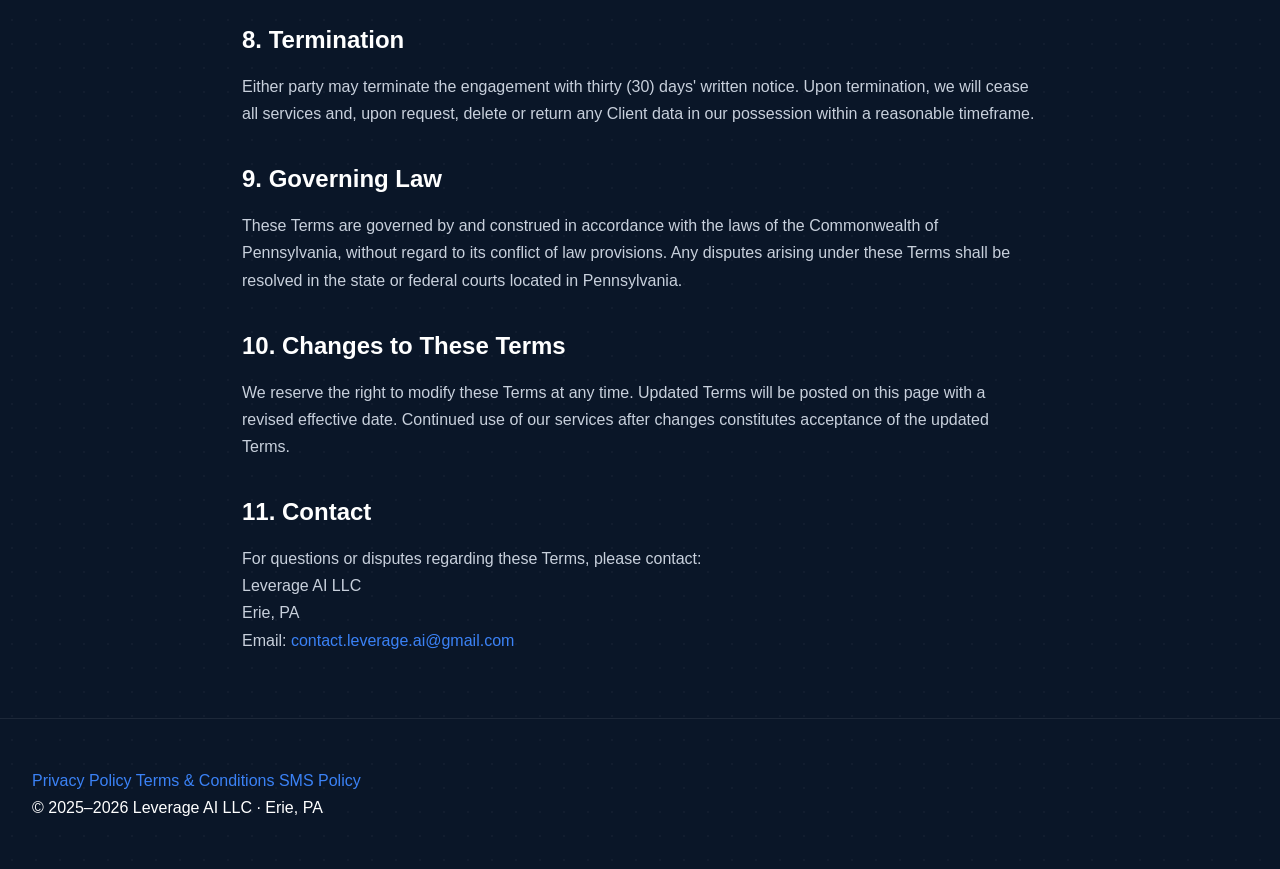
<file: terms.html>
<!DOCTYPE html>
<html lang="en">
<head>
  <meta charset="UTF-8">
  <meta name="viewport" content="width=device-width, initial-scale=1.0">
  <title>Terms &amp; Conditions — Leverage AI LLC</title>
  <link rel="icon" type="image/svg+xml" href="data:image/svg+xml,%3Csvg xmlns='http://www.w3.org/2000/svg' viewBox='0 0 32 32'%3E%3Crect x='7' y='3' width='18' height='26' rx='3.5' ry='3.5' fill='none' stroke='%23ffffff' stroke-width='1.8'/%3E%3Cline x1='12' y1='12' x2='20' y2='12' stroke='rgba(255,255,255,0.5)' stroke-width='1.3' stroke-linecap='round'/%3E%3Cline x1='12' y1='16' x2='18' y2='16' stroke='rgba(255,255,255,0.5)' stroke-width='1.3' stroke-linecap='round'/%3E%3Cline x1='12' y1='20' x2='16' y2='20' stroke='rgba(255,255,255,0.5)' stroke-width='1.3' stroke-linecap='round'/%3E%3Cpath d='M26 1 L27.2 4.3 L30.5 5.5 L27.2 6.7 L26 10 L24.8 6.7 L21.5 5.5 L24.8 4.3 Z' fill='%233b82f6'/%3E%3C/svg%3E">
  <link rel="stylesheet" href="style.css">
</head>
<body>

  <header class="site-header">
    <div class="inner">
      <a href="/" class="logo"><svg xmlns="http://www.w3.org/2000/svg" viewBox="0 0 32 32" width="28" height="28" aria-hidden="true"><rect x="7" y="3" width="18" height="26" rx="3.5" ry="3.5" fill="none" stroke="#ffffff" stroke-width="1.8"/><line x1="12" y1="12" x2="20" y2="12" stroke="rgba(255,255,255,0.5)" stroke-width="1.3" stroke-linecap="round"/><line x1="12" y1="16" x2="18" y2="16" stroke="rgba(255,255,255,0.5)" stroke-width="1.3" stroke-linecap="round"/><line x1="12" y1="20" x2="16" y2="20" stroke="rgba(255,255,255,0.5)" stroke-width="1.3" stroke-linecap="round"/><path d="M26 1 L27.2 4.3 L30.5 5.5 L27.2 6.7 L26 10 L24.8 6.7 L21.5 5.5 L24.8 4.3 Z" fill="#3b82f6"/></svg> Leverage AI</a>
      <nav>
        <a href="privacy.html">Privacy</a>
        <a href="terms.html">Terms</a>
        <a href="sms-policy.html">SMS Policy</a>
      </nav>
    </div>
  </header>

  <main class="container legal">
    <h1>Terms &amp; Conditions</h1>
    <p class="effective">Last updated: March 28, 2026</p>

    <h2>1. Overview</h2>
    <p>
      These Terms and Conditions ("Terms") govern the use of services provided
      by Leverage AI LLC ("Company," "we," "us," or "our"), a
      business-to-business (B2B) provider of AI-powered customer communication
      solutions. By engaging our services, you ("Client") agree to be bound by
      these Terms.
    </p>

    <h2>2. Services</h2>
    <p>
      Leverage AI LLC provides AI-powered voice and SMS agent services for home
      service and trade businesses. Our services include, but are not limited to:
    </p>
    <ul>
      <li>Automated customer inquiry handling</li>
      <li>Appointment scheduling and confirmation via voice and SMS</li>
      <li>Service follow-up communications</li>
      <li>AI-assisted customer support</li>
    </ul>

    <h2>3. Client Responsibilities</h2>
    <p>Clients are responsible for:</p>
    <ul>
      <li>Ensuring that end users have provided appropriate consent to receive communications</li>
      <li>Providing accurate and up-to-date business information</li>
      <li>Complying with all applicable laws and regulations governing their industry and communications with their customers</li>
    </ul>

    <h2>4. Intellectual Property</h2>
    <p>
      All technology, software, algorithms, and proprietary systems developed
      and maintained by Leverage AI LLC remain the exclusive intellectual
      property of the Company. Clients are granted a limited, non-exclusive,
      non-transferable license to use our services for the duration of their
      engagement.
    </p>

    <h2>5. Confidentiality</h2>
    <p>
      Both parties agree to maintain the confidentiality of any proprietary or
      sensitive information disclosed during the course of the engagement. This
      obligation survives the termination of the agreement.
    </p>

    <h2>6. Limitation of Liability</h2>
    <p>
      To the maximum extent permitted by law, Leverage AI LLC shall not be
      liable for any indirect, incidental, special, consequential, or punitive
      damages, including but not limited to loss of profits, data, or business
      opportunities, arising out of or in connection with the use of our
      services.
    </p>
    <p>
      Our total liability for any claim arising under these Terms shall not
      exceed the total fees paid by the Client to Leverage AI LLC during the
      twelve (12) months preceding the claim.
    </p>

    <h2>7. Disclaimer of Warranties</h2>
    <p>
      Our services are provided on an "as is" and "as available" basis.
      Leverage AI LLC makes no warranties, express or implied, regarding the
      reliability, accuracy, or completeness of any AI-generated
      communications. Clients acknowledge that AI systems may occasionally
      produce errors or unexpected responses.
    </p>

    <h2>8. Termination</h2>
    <p>
      Either party may terminate the engagement with thirty (30) days' written
      notice. Upon termination, we will cease all services and, upon request,
      delete or return any Client data in our possession within a reasonable
      timeframe.
    </p>

    <h2>9. Governing Law</h2>
    <p>
      These Terms are governed by and construed in accordance with the laws of
      the Commonwealth of Pennsylvania, without regard to its conflict of law
      provisions. Any disputes arising under these Terms shall be resolved in
      the state or federal courts located in Pennsylvania.
    </p>

    <h2>10. Changes to These Terms</h2>
    <p>
      We reserve the right to modify these Terms at any time. Updated Terms
      will be posted on this page with a revised effective date. Continued use
      of our services after changes constitutes acceptance of the updated Terms.
    </p>

    <h2>11. Contact</h2>
    <p>
      For questions or disputes regarding these Terms, please contact:<br>
      Leverage AI LLC<br>
      Erie, PA<br>
      Email: <a href="mailto:contact.leverage.ai@gmail.com">contact.leverage.ai@gmail.com</a>
    </p>
  </main>

  <footer class="site-footer">
    <div class="footer-links">
      <a href="privacy.html">Privacy Policy</a>
      <a href="terms.html">Terms &amp; Conditions</a>
      <a href="sms-policy.html">SMS Policy</a>
    </div>
    <p>&copy; 2025&ndash;2026 Leverage AI LLC &middot; Erie, PA</p>
  </footer>

</body>
</html>
</file>
<file: style.css>
/* ── Reset & Base ────────────────────────────────────────── */
*, *::before, *::after { box-sizing: border-box; margin: 0; padding: 0; }

:root {
  --navy:       #0a1628;
  --navy-dark:  #060f1e;
  --navy-light: #132240;
  --white:      #ffffff;
  --gray:       #c8d0dc;
  --gray-dim:   #8892a4;
  --accent:     #3b82f6;
  --accent-light: #60a5fa;
  --green:      #22c55e;
  --yellow:     #eab308;
  --shadow-sm:  0 1px 3px rgba(0,0,0,0.08);
  --max-w:      860px;
  --max-w-wide: 1100px;
}

html { font-size: 16px; scroll-behavior: smooth; overflow-x: hidden; }

body {
  font-family: -apple-system, BlinkMacSystemFont, "Segoe UI", Roboto,
               "Helvetica Neue", Arial, sans-serif;
  color: var(--white);
  background: var(--navy);
  line-height: 1.7;
  min-height: 100vh;
  display: flex;
  flex-direction: column;
  overflow-x: hidden;
  -webkit-text-size-adjust: 100%;
  background-image: radial-gradient(rgba(255,255,255,0.03) 1px, transparent 1px);
  background-size: 24px 24px;
}

/* ── Typography ──────────────────────────────────────────── */
h1 { font-size: 2.25rem; font-weight: 700; line-height: 1.2; margin-bottom: 0.75rem; }
h2 { font-size: 1.5rem;  font-weight: 600; margin: 2rem 0 0.75rem; }
h3 { font-size: 1.15rem; font-weight: 600; margin: 1.5rem 0 0.5rem; }
p  { margin-bottom: 1rem; }
ul, ol { margin: 0 0 1rem 1.5rem; }
li { margin-bottom: 0.35rem; }
strong { font-weight: 600; }

a { color: var(--accent); text-decoration: none; }
a:hover { text-decoration: underline; }

/* ── Section Layout ─────────────────────────────────────── */
.section { padding: 3.5rem 2rem; }
.section-alt { background: var(--navy-dark); }
.section-inner {
  max-width: var(--max-w-wide);
  margin: 0 auto;
}
.section-title {
  text-align: center;
  font-size: 2rem;
  font-weight: 700;
  margin-bottom: 0;
}
.section-title::after {
  content: '';
  display: block;
  width: 48px;
  height: 3px;
  background: var(--accent);
  border-radius: 2px;
  margin: 1rem auto 1.25rem;
}
.section-subtitle {
  text-align: center;
  color: var(--gray);
  font-size: 1.1rem;
  max-width: 640px;
  margin: 0 auto 2.5rem;
}
section[id] { scroll-margin-top: 80px; }

/* ── Sticky Nav ─────────────────────────────────────────── */
.site-header {
  position: sticky;
  top: 0;
  z-index: 100;
  background: rgba(10, 22, 40, 0.95);
  backdrop-filter: blur(8px);
  -webkit-backdrop-filter: blur(8px);
  border-bottom: 1px solid rgba(255,255,255,0.08);
  padding: 0 2rem;
}
.site-header .inner {
  max-width: var(--max-w-wide);
  margin: 0 auto;
  display: flex;
  align-items: center;
  justify-content: space-between;
  height: 64px;
}
.site-header .logo {
  display: inline-flex;
  align-items: center;
  gap: 0.5rem;
  font-size: 1.15rem;
  font-weight: 700;
  color: var(--white);
  text-decoration: none;
  letter-spacing: 0.02em;
  white-space: nowrap;
}
.nav-links {
  display: flex;
  align-items: center;
  gap: 2rem;
}
.nav-links a {
  color: var(--gray);
  font-size: 0.875rem;
  text-decoration: none;
  transition: color 0.2s;
}
.nav-links a:hover { color: var(--white); text-decoration: none; }
.nav-cta {
  display: inline-block;
  padding: 0.5rem 1.25rem;
  background: var(--accent);
  color: var(--white) !important;
  border-radius: 6px;
  font-weight: 600;
  font-size: 0.875rem;
  transition: opacity 0.2s, box-shadow 0.2s;
  box-shadow: 0 0 12px rgba(59,130,246,0.2);
}
.nav-cta:hover { opacity: 0.9; text-decoration: none !important; box-shadow: 0 0 20px rgba(59,130,246,0.35); }

/* hamburger (CSS-only) */
.nav-toggle { display: none; }
.nav-hamburger {
  display: none;
  cursor: pointer;
  width: 28px;
  height: 20px;
  flex-direction: column;
  justify-content: space-between;
}
.nav-hamburger span {
  display: block;
  height: 2px;
  background: var(--white);
  border-radius: 2px;
  transition: transform 0.3s, opacity 0.3s;
}

/* ── Hero ────────────────────────────────────────────────── */
.hero {
  text-align: center;
  padding: 6rem 2rem 5rem;
  position: relative;
  overflow: hidden;
}
.hero::before {
  content: '';
  position: absolute;
  top: -20%;
  left: 40%;
  transform: translateX(-50%);
  width: 700px;
  height: 700px;
  background: radial-gradient(circle, rgba(59,130,246,0.15) 0%, transparent 70%);
  pointer-events: none;
  z-index: 0;
}
.hero::after {
  content: '';
  position: absolute;
  bottom: -10%;
  right: 10%;
  width: 400px;
  height: 400px;
  background: radial-gradient(circle, rgba(99,102,241,0.08) 0%, transparent 70%);
  pointer-events: none;
  z-index: 0;
}
.hero > * { position: relative; z-index: 1; }
.hero h1 {
  font-size: 3.25rem;
  margin-bottom: 1.25rem;
  letter-spacing: -0.025em;
  line-height: 1.1;
  background: linear-gradient(135deg, #ffffff 0%, #60a5fa 100%);
  -webkit-background-clip: text;
  -webkit-text-fill-color: transparent;
  background-clip: text;
}
.hero-eyebrow {
  display: inline-block;
  font-size: 0.75rem;
  font-weight: 700;
  letter-spacing: 0.12em;
  text-transform: uppercase;
  color: var(--accent-light);
  background: rgba(59,130,246,0.12);
  border: 1px solid rgba(59,130,246,0.25);
  padding: 0.4rem 0.9rem;
  border-radius: 999px;
  margin-bottom: 1.25rem;
}
.hero .tagline {
  font-size: 1.25rem;
  color: var(--gray);
  margin-bottom: 1rem;
  max-width: 600px;
  margin-left: auto;
  margin-right: auto;
}
.hero .supported {
  font-size: 0.95rem;
  color: var(--gray-dim);
  margin-bottom: 2.5rem;
}
.hero .cta-buttons {
  margin-bottom: 4rem;
}
.btn-primary {
  display: inline-block;
  padding: 0.85rem 2rem;
  background: var(--accent);
  color: var(--white);
  border-radius: 8px;
  font-weight: 600;
  font-size: 1rem;
  transition: opacity 0.2s, transform 0.2s, box-shadow 0.2s;
  box-shadow: 0 0 20px rgba(59,130,246,0.25);
}
.btn-primary:hover {
  opacity: 0.95;
  text-decoration: none;
  transform: translateY(-2px);
  box-shadow: 0 0 30px rgba(59,130,246,0.4);
}
.btn-secondary {
  display: inline-block;
  padding: 0.85rem 2rem;
  border: 1px solid rgba(255,255,255,0.2);
  color: var(--white);
  border-radius: 8px;
  font-weight: 600;
  font-size: 1rem;
  transition: border-color 0.2s;
}
.btn-secondary:hover { border-color: rgba(255,255,255,0.5); text-decoration: none; }

/* ── Phone Mockup ───────────────────────────────────────── */
.phone-mockup {
  max-width: 340px;
  margin: 0 auto;
  background: #1a1a2e;
  border-radius: 32px;
  padding: 12px;
  box-shadow: 0 24px 48px rgba(0,0,0,0.4), 0 0 0 1px rgba(255,255,255,0.06);
}
.phone-screen {
  background: #f5f5f5;
  border-radius: 22px;
  padding: 0 12px 16px;
  min-height: 300px;
  display: flex;
  flex-direction: column;
}
.phone-notch {
  width: 80px;
  height: 22px;
  background: #1a1a2e;
  border-radius: 0 0 14px 14px;
  margin: 0 auto 6px;
  position: relative;
}
.phone-time {
  display: flex;
  justify-content: space-between;
  align-items: center;
  padding: 2px 6px 8px;
  font-size: 10px;
  color: #94a3b8;
  font-weight: 600;
}
.phone-time-left { letter-spacing: 0.02em; }
.phone-time-right {
  display: flex;
  gap: 4px;
  align-items: center;
  font-size: 9px;
}
.phone-header {
  text-align: center;
  font-size: 11px;
  color: #64748b;
  font-weight: 600;
  padding-bottom: 12px;
  border-bottom: 1px solid #e2e8f0;
  margin-bottom: 12px;
}
.sms-label {
  font-size: 10px;
  font-weight: 600;
  color: #94a3b8;
  margin-bottom: 2px;
  text-transform: uppercase;
  letter-spacing: 0.03em;
}
.sms-label-right { text-align: right; }
.sms-bubble {
  max-width: 85%;
  padding: 10px 14px;
  border-radius: 16px;
  margin-bottom: 8px;
  font-size: 13px;
  line-height: 1.45;
  color: #333;
  text-align: left;
}
.sms-incoming {
  background: #e5e7eb;
  border-bottom-left-radius: 4px;
  align-self: flex-start;
}
.sms-outgoing {
  background: var(--accent);
  color: #fff;
  border-bottom-right-radius: 4px;
  align-self: flex-end;
}

/* ── Shared card base ───────────────────────────────────── */
.card-base {
  background: var(--navy-light);
  border-radius: 12px;
  border: 1px solid rgba(255,255,255,0.06);
  overflow-wrap: break-word;
  word-break: break-word;
  transition: transform 0.2s ease, border-color 0.2s ease, box-shadow 0.2s ease;
}
.card-base:hover {
  transform: translateY(-2px);
  border-color: rgba(255,255,255,0.1);
  box-shadow: 0 4px 20px rgba(0,0,0,0.15);
}

/* ── Shared badge base ──────────────────────────────────── */
.badge-base {
  display: inline-block;
  font-weight: 600;
  text-transform: uppercase;
  letter-spacing: 0.05em;
}
.badge-green { background: rgba(34, 197, 94, 0.15); color: var(--green); }
.badge-yellow { background: rgba(234, 179, 8, 0.15); color: var(--yellow); }
.badge-blue { background: rgba(59,130,246,0.1); color: var(--accent-light); }
.badge-muted { background: rgba(255,255,255,0.06); color: var(--gray-dim); }

/* ── Shared check list ──────────────────────────────────── */
.check-list {
  list-style: none;
  margin: 0;
  padding: 0;
}
.check-list li {
  color: var(--gray);
  padding-left: 1.5rem;
  position: relative;
}
.check-list li::before {
  content: '✓';
  position: absolute;
  left: 0;
  color: var(--green);
  font-weight: 700;
}

/* ── How It Works (step cards) ─────────────────────────── */
.steps-grid {
  display: grid;
  grid-template-columns: repeat(4, 1fr);
  gap: 1.25rem;
  max-width: 900px;
  margin: 0 auto;
}
.step-card {
  background: var(--card-bg);
  border: 1px solid var(--border);
  border-radius: 12px;
  padding: 1.5rem 1.25rem;
  display: flex;
  flex-direction: column;
  align-items: center;
  text-align: center;
  gap: 0.5rem;
  transition: border-color 0.2s, transform 0.2s;
}
.step-card:hover {
  border-color: var(--accent);
  transform: translateY(-3px);
}
.step-number {
  display: flex;
  align-items: center;
  justify-content: center;
  width: 2.25rem;
  height: 2.25rem;
  border-radius: 50%;
  background: var(--accent);
  color: var(--white);
  font-size: 1rem;
  font-weight: 700;
  flex-shrink: 0;
}
.step-card-title {
  font-size: 1rem;
  font-weight: 600;
  color: var(--white);
  line-height: 1.3;
}
.step-card-desc {
  font-size: 0.85rem;
  color: var(--gray-dim);
  line-height: 1.4;
}

/* ── Features / Services ────────────────────────────────── */
.features-grid {
  display: grid;
  grid-template-columns: repeat(2, 1fr);
  gap: 2rem;
}
.features-grid-single {
  grid-template-columns: 1fr;
  max-width: 640px;
  margin-left: auto;
  margin-right: auto;
}
.feature-badges {
  display: flex;
  gap: 0.5rem;
  margin-bottom: 1rem;
}
.feature-card {
  padding: 2.5rem 2rem;
  position: relative;
  overflow: hidden;
}
.feature-badge {
  padding: 3px 10px;
  border-radius: 20px;
  font-size: 0.75rem;
  margin-bottom: 1rem;
}
.feature-card h3 {
  font-size: 1.5rem;
  margin: 0 0 0.5rem;
}
.feature-card .feature-icon {
  font-size: 2rem;
  margin-bottom: 0.75rem;
  display: block;
}
.feature-card p {
  color: var(--gray);
  font-size: 0.95rem;
}
.feature-list {
  margin-top: 1rem;
}
.feature-list li {
  font-size: 0.9rem;
  padding: 0.35rem 0 0.35rem 1.5rem;
}
.feature-cta { margin-top: 1rem; }
.btn-sm { font-size: 0.85rem; padding: 0.5rem 1.25rem; }
.feature-note {
  margin-top: 1.25rem;
  padding-top: 1.25rem;
  border-top: 1px solid rgba(255,255,255,0.08);
  font-size: 0.85rem;
  color: var(--gray-dim);
  font-style: italic;
}

/* ── Mock Browser ───────────────────────────────────────── */
.mock-browser {
  border-radius: 10px;
  overflow: hidden;
  box-shadow: 0 16px 48px rgba(0,0,0,0.35);
  background: #f5f5f5;
  margin-bottom: 2rem;
}
.mock-toolbar {
  background: #e2e8f0;
  padding: 10px 16px;
  display: flex;
  align-items: center;
  gap: 8px;
}
.mock-dot {
  width: 10px;
  height: 10px;
  border-radius: 50%;
}
.mock-dot-red { background: #ef4444; }
.mock-dot-yellow { background: #eab308; }
.mock-dot-green { background: #22c55e; }
.mock-url {
  flex: 1;
  background: #fff;
  border-radius: 4px;
  padding: 4px 12px;
  font-size: 11px;
  color: #64748b;
  margin-left: 8px;
}
.mock-body {
  max-height: 400px;
  overflow: hidden;
  position: relative;
}
.mock-body::after {
  content: '';
  position: absolute;
  bottom: 0;
  left: 0;
  right: 0;
  height: 60px;
  background: linear-gradient(transparent, #f5f5f5);
  pointer-events: none;
}

/* dashboard mock internals */
.mock-table-wrap { overflow-x: auto; }
.mock-content { padding: 20px; }
.mock-msg {
  padding: 10px 14px;
  border-radius: 12px;
  font-size: 13px;
  line-height: 1.5;
}
.mock-msg-row { display: flex; flex-direction: column; margin-bottom: 4px; }
.mock-msg-row-user { align-items: flex-end; }
.mock-msg-row-agent { align-items: flex-start; }
.mock-stat-value {
  font-size: 28px;
  font-weight: 700;
  color: #1e293b;
}
.mock-stat-label {
  font-size: 11px;
  color: #64748b;
  margin-top: 2px;
}

/* dashboard layout */
.dashboard-grid {
  display: grid;
  grid-template-columns: 1fr 1fr;
  gap: 1.5rem;
  margin-bottom: 1.5rem;
}
.mock-analytics {
  max-width: 100%;
}

/* real-app nav */
.mock-body-real {
  background: #f8fafc;
  padding: 0;
}
.mock-nav-real {
  display: flex;
  align-items: center;
  gap: 1.5rem;
  padding: 0 16px;
  height: 44px;
  background: #0f172a;
  font-size: 12px;
  color: #94a3b8;
}
.mock-nav-brand-real {
  font-weight: 700;
  color: #fff;
  font-size: 13px;
  margin-right: auto;
}
.mock-nav-links {
  display: flex;
  gap: 1rem;
}
.mock-nav-links .active {
  color: #fff;
  border-bottom: 2px solid var(--accent);
  padding-bottom: 2px;
}
.mock-page-header {
  display: flex;
  align-items: baseline;
  gap: 8px;
  padding: 12px 16px 8px;
}
.mock-page-title {
  font-size: 15px;
  font-weight: 700;
  color: #1e293b;
}
.mock-page-count {
  font-size: 11px;
  color: #64748b;
}

/* real-app badges */
.mock-badge-real {
  display: inline-block;
  font-size: 10px;
  font-weight: 600;
  padding: 2px 8px;
  border-radius: 10px;
  text-transform: lowercase;
}
.mock-badge-active { background: #dcfce7; color: #166534; }
.mock-badge-escalated { background: #fef9c3; color: #854d0e; }
.mock-badge-resolved { background: #e2e8f0; color: #475569; }
.mock-badge-sms { background: #dbeafe; color: #2563eb; }
.mock-badge-voice { background: #ede9fe; color: #7c3aed; }

/* real-app conversation list table */
.mock-table-real {
  width: 100%;
  border-collapse: collapse;
  font-size: 12px;
  color: #334155;
}
.mock-table-real th {
  text-align: left;
  padding: 8px 12px;
  font-size: 10px;
  text-transform: uppercase;
  letter-spacing: 0.04em;
  color: #64748b;
  border-bottom: 1px solid #e2e8f0;
  background: #fff;
}
.mock-table-real td {
  padding: 8px 12px;
  border-bottom: 1px solid #f1f5f9;
  vertical-align: middle;
}
.mock-table-real tbody tr:hover { background: #f8fafc; }
.mock-phone-sm {
  font-size: 10px;
  color: #64748b;
  font-family: ui-monospace, monospace;
}
.mock-unread-dot {
  display: inline-block;
  width: 7px;
  height: 7px;
  border-radius: 50%;
  background: #2563eb;
  margin-right: 4px;
  vertical-align: middle;
}

/* conversation detail */
.mock-detail-header {
  padding: 8px 16px 10px;
  border-bottom: 1px solid #e2e8f0;
  background: #fff;
}
.mock-back {
  font-size: 11px;
  color: #2563eb;
  display: block;
  margin-bottom: 4px;
}
.mock-detail-info {
  display: flex;
  align-items: center;
  gap: 8px;
  flex-wrap: wrap;
  font-size: 12px;
}
.mock-detail-info strong { font-size: 14px; color: #1e293b; }
.mock-live-dot {
  width: 7px;
  height: 7px;
  border-radius: 50%;
  background: #22c55e;
  display: inline-block;
  animation: pulse-live 2s infinite;
}
.mock-live-label { font-size: 10px; color: #22c55e; font-weight: 600; }
@keyframes pulse-live {
  0%, 100% { opacity: 1; }
  50% { opacity: 0.4; }
}

/* real-app chat */
.mock-chat-real {
  padding: 12px 16px;
  display: flex;
  flex-direction: column;
  gap: 4px;
}
.mock-date-divider {
  text-align: center;
  font-size: 9px;
  text-transform: uppercase;
  letter-spacing: 0.08em;
  color: #94a3b8;
  padding: 6px 0;
}
.mock-msg-meta {
  font-size: 9px;
  color: #94a3b8;
  margin-bottom: 2px;
}
.mock-msg-user-real {
  background: #2563eb;
  color: #fff;
  border-radius: 12px 12px 4px 12px;
  max-width: 75%;
}
.mock-msg-agent-real {
  background: #fff;
  color: #1e293b;
  border: 1px solid #e2e8f0;
  border-radius: 12px 12px 12px 4px;
  max-width: 75%;
}

/* real-app stat cards */
.mock-stats-grid-real {
  display: grid;
  grid-template-columns: repeat(4, 1fr);
  gap: 12px;
  padding: 0 16px 16px;
}
.mock-stat-real {
  background: #fff;
  border-radius: 8px;
  box-shadow: 0 1px 3px rgba(0,0,0,0.06);
  padding: 14px;
  text-align: center;
  border-left: 4px solid transparent;
  transition: box-shadow 0.15s, transform 0.15s;
}
.mock-stat-real:hover {
  box-shadow: 0 4px 12px rgba(0,0,0,0.1);
  transform: translateY(-1px);
}
.mock-stat-green { border-left-color: #16a34a; }
.mock-stat-blue { border-left-color: #2563eb; }
.mock-stat-yellow { border-left-color: #ca8a04; }
.mock-stat-purple { border-left-color: #7c3aed; }
.mock-stat-red { border-left-color: #dc2626; }
.mock-stat-sub {
  font-size: 9px;
  color: #94a3b8;
  margin-top: 1px;
}

/* ── Integrations ───────────────────────────────────────── */
.integrations-grid {
  display: grid;
  grid-template-columns: repeat(3, 1fr);
  gap: 1.25rem;
}
.integration-card {
  padding: 1.5rem;
  border-radius: 10px;
  border-left: 3px solid var(--accent);
}
.integration-card.int-integrated {
  border-left-color: var(--green);
}
.integration-card.int-available {
  border-left-color: rgba(59,130,246,0.5);
}
.integration-card h3 {
  font-size: 1rem;
  margin: 0 0 0.25rem;
  color: var(--white);
  display: flex;
  align-items: center;
  gap: 0.5rem;
}
.integration-card p {
  color: var(--gray);
  font-size: 0.85rem;
  margin: 0;
}
.int-badge {
  padding: 2px 8px;
  border-radius: 10px;
  font-size: 0.65rem;
}



/* ── Trust Signals ──────────────────────────────────────── */
.trust-grid {
  display: grid;
  grid-template-columns: repeat(3, 1fr);
  gap: 1.5rem;
  margin-bottom: 2.5rem;
}
.trust-item {
  text-align: center;
  background: var(--navy-light);
  border: 1px solid rgba(255,255,255,0.06);
  border-radius: 12px;
  padding: 2rem 1.5rem;
  border-top: 3px solid var(--accent);
  transition: transform 0.2s, border-color 0.2s, box-shadow 0.2s;
}
.trust-item:hover {
  transform: translateY(-2px);
  box-shadow: 0 4px 20px rgba(0,0,0,0.15);
}
.trust-value {
  font-size: 2.25rem;
  font-weight: 700;
  color: var(--accent-light);
  margin-bottom: 0.35rem;
}
.trust-label {
  color: var(--gray);
  font-size: 0.9rem;
}
/* ── Final CTA ──────────────────────────────────────────── */
.cta-section {
  background: linear-gradient(135deg, var(--navy-light), rgba(59,130,246,0.12));
  border: 1px solid rgba(59,130,246,0.15);
  border-radius: 16px;
  padding: 4rem 2rem;
  text-align: center;
  max-width: var(--max-w-wide);
  margin: 0 auto;
}
.cta-section h2 {
  font-size: 2rem;
  margin: 0 0 0.75rem;
}
.cta-section p {
  color: var(--gray);
  font-size: 1.05rem;
  margin-bottom: 2rem;
}
.cta-buttons {
  display: flex;
  gap: 1rem;
  justify-content: center;
  flex-wrap: wrap;
}

/* ── Interest Form ──────────────────────────────────────── */
.interest-form {
  max-width: 560px;
  margin: 0 auto;
}
.form-row {
  display: grid;
  grid-template-columns: 1fr 1fr;
  gap: 0.75rem;
  margin-bottom: 0.75rem;
}
.form-input {
  width: 100%;
  padding: 0.75rem 1rem;
  background: rgba(255,255,255,0.08);
  border: 1px solid rgba(255,255,255,0.15);
  border-radius: 8px;
  color: var(--white);
  font-size: 0.95rem;
  font-family: inherit;
  transition: border-color 0.2s;
}
.form-input::placeholder { color: var(--gray-dim); }
.form-input:focus {
  outline: none;
  border-color: var(--accent);
}
.form-input option { background: var(--navy); color: var(--white); }
.form-submit {
  width: 100%;
  border: none;
  cursor: pointer;
  margin-top: 0.5rem;
  font-family: inherit;
}
.form-note {
  margin-top: 1rem;
  font-size: 0.8rem;
  color: var(--gray-dim);
  text-align: center;
}
.form-status {
  margin-top: 0.75rem;
  padding: 0.75rem 1rem;
  border-radius: 8px;
  font-size: 0.9rem;
  text-align: center;
}
.form-status-success { background: rgba(34,197,94,0.12); color: var(--green); }
.form-status-error { background: rgba(239,68,68,0.12); color: #f87171; }
.form-status-info { background: rgba(59,130,246,0.12); color: var(--accent-light); }
.form-submit:disabled {
  opacity: 0.6;
  cursor: not-allowed;
}

/* ── Footer ─────────────────────────────────────────────── */
.site-footer {
  border-top: 1px solid rgba(255,255,255,0.08);
  padding: 3rem 2rem 2rem;
}
.footer-inner {
  max-width: var(--max-w-wide);
  margin: 0 auto;
  display: grid;
  grid-template-columns: 2fr 1fr 1fr;
  gap: 3rem;
  margin-bottom: 2rem;
}
.footer-brand h3 {
  display: inline-flex;
  align-items: center;
  gap: 0.5rem;
  font-size: 1.15rem;
  margin: 0 0 0.5rem;
  color: var(--white);
}
.footer-brand p {
  color: var(--gray-dim);
  font-size: 0.85rem;
  margin: 0;
}
.footer-col h4 {
  font-size: 0.8rem;
  text-transform: uppercase;
  letter-spacing: 0.05em;
  color: var(--gray);
  margin: 0 0 0.75rem;
}
.footer-col a {
  display: block;
  color: var(--gray-dim);
  font-size: 0.85rem;
  padding: 0.25rem 0;
  text-decoration: none;
}
.footer-col a:hover { color: var(--white); }
.footer-bottom {
  text-align: center;
  padding-top: 1.5rem;
  border-top: 1px solid rgba(255,255,255,0.06);
  font-size: 0.8rem;
  color: var(--gray-dim);
}

/* ── Legal page styles ──────────────────────────────────── */
.container {
  max-width: var(--max-w);
  margin: 0 auto;
  padding: 3rem 2rem;
  flex: 1;
}
.legal h1 { margin-bottom: 0.25rem; }
.legal .effective {
  color: var(--gray);
  font-size: 0.9rem;
  margin-bottom: 2rem;
}
.legal p, .legal li { color: var(--gray); }
.legal h2, .legal h3 { color: var(--white); }

/* ── Urgency + Quick Wins ─────────────────────────────── */
.urgency-note {
  display: inline-block;
  background: rgba(234,179,8,0.1);
  border: 1px solid rgba(234,179,8,0.2);
  color: var(--yellow);
  padding: 0.5rem 1.25rem;
  border-radius: 8px;
  font-size: 0.9rem;
  margin-bottom: 1.5rem;
}
.quick-wins {
  display: flex;
  justify-content: center;
  flex-wrap: wrap;
  gap: 1rem 2rem;
  margin-bottom: 2rem;
}
.quick-win {
  display: flex;
  align-items: center;
  gap: 0.4rem;
  font-size: 0.9rem;
  color: var(--gray);
}
.quick-win-icon {
  font-size: 1.1rem;
}

/* ── Live Call Mockup (Hero) ───────────────────────────── */
.call-mockup {
  max-width: 520px;
  margin: 0 auto;
  background: linear-gradient(180deg, rgba(19, 34, 64, 0.9) 0%, rgba(10, 22, 40, 0.9) 100%);
  border: 1px solid rgba(59,130,246,0.2);
  border-radius: 20px;
  padding: 0;
  box-shadow:
    0 30px 60px rgba(0,0,0,0.5),
    0 0 0 1px rgba(255,255,255,0.04),
    0 0 80px rgba(59,130,246,0.15);
  overflow: hidden;
  backdrop-filter: blur(12px);
  -webkit-backdrop-filter: blur(12px);
  text-align: left;
}
.call-topbar {
  display: flex;
  justify-content: space-between;
  align-items: center;
  gap: 1rem;
  padding: 14px 18px;
  border-bottom: 1px solid rgba(255,255,255,0.06);
  background: rgba(255,255,255,0.02);
}
.call-status {
  display: flex;
  align-items: center;
  gap: 0.5rem;
  font-size: 0.8rem;
  font-weight: 600;
}
.call-live-dot {
  width: 8px;
  height: 8px;
  border-radius: 50%;
  background: var(--green);
  box-shadow: 0 0 0 0 rgba(34,197,94,0.6);
  animation: call-live-pulse 1.8s ease-out infinite;
}
@keyframes call-live-pulse {
  0% { box-shadow: 0 0 0 0 rgba(34,197,94,0.7); }
  100% { box-shadow: 0 0 0 10px rgba(34,197,94,0); }
}
.call-live-label {
  color: var(--green);
  text-transform: uppercase;
  letter-spacing: 0.08em;
  font-size: 0.7rem;
}
.call-timer {
  color: var(--white);
  font-family: ui-monospace, "SF Mono", Menlo, monospace;
  font-size: 0.85rem;
  letter-spacing: 0.03em;
  margin-left: 0.5rem;
}
.call-number {
  display: flex;
  align-items: center;
  gap: 0.4rem;
  color: var(--gray);
  font-size: 0.78rem;
  font-family: ui-monospace, "SF Mono", Menlo, monospace;
}
.call-phone-icon { color: var(--accent-light); flex-shrink: 0; }

.call-main {
  display: flex;
  align-items: center;
  gap: 1rem;
  padding: 1.25rem 1.25rem 1rem;
}
.call-caller {
  display: flex;
  align-items: center;
  gap: 0.7rem;
  flex-shrink: 0;
}
.call-avatar {
  width: 42px;
  height: 42px;
  border-radius: 50%;
  background: linear-gradient(135deg, var(--accent), #6366f1);
  color: var(--white);
  font-weight: 700;
  font-size: 0.9rem;
  display: flex;
  align-items: center;
  justify-content: center;
  flex-shrink: 0;
  box-shadow: 0 4px 12px rgba(59,130,246,0.35);
}
.call-caller-meta {
  display: flex;
  flex-direction: column;
  line-height: 1.25;
}
.call-caller-meta strong {
  color: var(--white);
  font-size: 0.95rem;
  font-weight: 600;
}
.call-caller-meta span {
  color: var(--gray-dim);
  font-size: 0.72rem;
  text-transform: uppercase;
  letter-spacing: 0.06em;
}
.call-waveform {
  display: flex;
  align-items: center;
  gap: 3px;
  height: 36px;
  flex: 1;
  justify-content: flex-end;
}
.call-waveform span {
  display: block;
  width: 3px;
  height: 20%;
  background: linear-gradient(180deg, var(--accent-light), var(--accent));
  border-radius: 2px;
  animation: call-wave 0.9s ease-in-out infinite;
}
.call-waveform span:nth-child(1)  { animation-delay: 0.00s; }
.call-waveform span:nth-child(2)  { animation-delay: 0.08s; }
.call-waveform span:nth-child(3)  { animation-delay: 0.16s; }
.call-waveform span:nth-child(4)  { animation-delay: 0.24s; }
.call-waveform span:nth-child(5)  { animation-delay: 0.32s; }
.call-waveform span:nth-child(6)  { animation-delay: 0.40s; }
.call-waveform span:nth-child(7)  { animation-delay: 0.48s; }
.call-waveform span:nth-child(8)  { animation-delay: 0.56s; }
.call-waveform span:nth-child(9)  { animation-delay: 0.64s; }
.call-waveform span:nth-child(10) { animation-delay: 0.72s; }
.call-waveform span:nth-child(11) { animation-delay: 0.80s; }
.call-waveform span:nth-child(12) { animation-delay: 0.88s; }
@keyframes call-wave {
  0%, 100% { height: 18%; opacity: 0.5; }
  50%      { height: 90%; opacity: 1; }
}

.call-transcript {
  padding: 0.5rem 1.25rem 1.5rem;
  display: flex;
  flex-direction: column;
  gap: 0.55rem;
}
.call-line {
  opacity: 0;
  transform: translateY(8px);
  display: flex;
  flex-direction: column;
  gap: 2px;
  animation: call-line-in 0.7s cubic-bezier(0.16, 1, 0.3, 1) var(--delay, 0s) forwards;
  max-width: 86%;
}
.call-line-customer {
  align-self: flex-start;
}
.call-line-agent {
  align-self: flex-end;
  align-items: flex-end;
}
.call-line-who {
  font-size: 0.65rem;
  font-weight: 700;
  letter-spacing: 0.08em;
  text-transform: uppercase;
  color: var(--gray-dim);
  padding: 0 0.25rem;
}
.call-line-customer .call-line-who { color: var(--gray-dim); }
.call-line-agent .call-line-who { color: var(--accent-light); }
.call-line-text {
  padding: 0.55rem 0.85rem;
  border-radius: 12px;
  font-size: 0.88rem;
  line-height: 1.45;
}
.call-line-customer .call-line-text {
  background: rgba(255,255,255,0.06);
  color: var(--gray);
  border: 1px solid rgba(255,255,255,0.06);
  border-bottom-left-radius: 4px;
}
.call-line-agent .call-line-text {
  background: linear-gradient(135deg, rgba(59,130,246,0.85), rgba(99,102,241,0.85));
  color: var(--white);
  border-bottom-right-radius: 4px;
  box-shadow: 0 4px 12px rgba(59,130,246,0.2);
}
@keyframes call-line-in {
  to { opacity: 1; transform: translateY(0); }
}

.call-booked {
  align-self: center;
  display: inline-flex;
  align-items: center;
  gap: 0.5rem;
  margin-top: 0.4rem;
  padding: 0.55rem 1rem;
  background: rgba(34,197,94,0.12);
  border: 1px solid rgba(34,197,94,0.3);
  border-radius: 999px;
  color: var(--green);
  font-size: 0.8rem;
  font-weight: 600;
  opacity: 0;
  transform: translateY(8px) scale(0.96);
  animation: call-booked-in 0.6s cubic-bezier(0.16, 1, 0.3, 1) 16s forwards;
}
.call-booked svg { flex-shrink: 0; }
@keyframes call-booked-in {
  to { opacity: 1; transform: translateY(0) scale(1); }
}

/* Reduced motion: show final state, skip animations */
@media (prefers-reduced-motion: reduce) {
  .call-line,
  .call-booked {
    opacity: 1;
    transform: none;
    animation: none;
  }
  .call-live-dot,
  .call-waveform span {
    animation: none;
  }
  .call-waveform span { height: 55%; opacity: 0.7; }
}

/* ── Differentiators Section ───────────────────────────── */
.diff-grid {
  display: grid;
  grid-template-columns: repeat(4, 1fr);
  gap: 1.25rem;
  max-width: 1000px;
  margin: 0 auto;
}
.diff-card {
  padding: 1.75rem 1.5rem;
  display: flex;
  flex-direction: column;
  gap: 0.5rem;
}
.diff-icon {
  display: flex;
  align-items: center;
  justify-content: center;
  width: 44px;
  height: 44px;
  border-radius: 10px;
  background: rgba(59,130,246,0.12);
  color: var(--accent-light);
  margin-bottom: 0.5rem;
  flex-shrink: 0;
}
.diff-card h3 {
  font-size: 1.05rem;
  font-weight: 600;
  color: var(--white);
  margin: 0;
}
.diff-card p {
  color: var(--gray);
  font-size: 0.9rem;
  line-height: 1.55;
  margin: 0;
}

/* ── Dashboard mock: call-specific meta line ──────────── */
.mock-call-meta {
  margin-top: 6px;
  font-size: 10px;
  color: #64748b;
  font-family: ui-monospace, monospace;
}

/* ── Scroll Reveal Animations ──────────────────────────── */
.reveal {
  opacity: 0;
  transform: translateY(24px);
  transition: opacity 0.7s cubic-bezier(0.16, 1, 0.3, 1),
              transform 0.7s cubic-bezier(0.16, 1, 0.3, 1);
}
.reveal.revealed {
  opacity: 1;
  transform: translateY(0);
}
/* stagger children */
.reveal-stagger > .reveal:nth-child(1) { transition-delay: 0ms; }
.reveal-stagger > .reveal:nth-child(2) { transition-delay: 80ms; }
.reveal-stagger > .reveal:nth-child(3) { transition-delay: 160ms; }
.reveal-stagger > .reveal:nth-child(4) { transition-delay: 240ms; }
.reveal-stagger > .reveal:nth-child(5) { transition-delay: 320ms; }
.reveal-stagger > .reveal:nth-child(6) { transition-delay: 400ms; }

/* ── Section Dividers ──────────────────────────────────── */
.section + .section::before {
  content: '';
  display: block;
  max-width: 200px;
  height: 1px;
  margin: 0 auto 3.5rem;
  background: linear-gradient(90deg, transparent, rgba(59,130,246,0.25), transparent);
}
.section-alt + .section::before,
.section + .section-alt::before { display: none; }

/* ── Responsive ─────────────────────────────────────────── */
@media (max-width: 1024px) {
  .dashboard-grid { grid-template-columns: 1fr; }
  .mock-stats-grid-real { grid-template-columns: repeat(2, 1fr); }
  .integrations-grid { grid-template-columns: repeat(2, 1fr); }
  .diff-grid { grid-template-columns: repeat(2, 1fr); }
}

@media (max-width: 768px) {
  .section { padding: 2.5rem 1.25rem; }
  .section-title { font-size: 1.65rem; }
  .section-subtitle { font-size: 1rem; }
  .hero { padding: 4rem 1.25rem 3rem; }
  .hero h1 { font-size: 2.25rem; }

  .steps-grid { grid-template-columns: 1fr 1fr; }
  .features-grid { grid-template-columns: 1fr; }
  .integrations-grid { grid-template-columns: 1fr; }
  .trust-grid { grid-template-columns: 1fr; gap: 1.5rem; }
  .footer-inner { grid-template-columns: 1fr; gap: 1.5rem; }
  .form-row { grid-template-columns: 1fr; }

  /* mobile nav */
  .nav-hamburger { display: flex; }
  .nav-links {
    display: none;
    position: absolute;
    top: 64px;
    left: 0;
    right: 0;
    background: rgba(10, 22, 40, 0.98);
    flex-direction: column;
    padding: 1rem 2rem 1.5rem;
    gap: 0;
    border-bottom: 1px solid rgba(255,255,255,0.08);
  }
  .nav-links a { padding: 0.75rem 0; font-size: 1rem; }
  .nav-cta { display: none; }
  .nav-toggle:checked ~ .nav-links { display: flex; }
  /* animate hamburger */
  .nav-toggle:checked ~ .nav-hamburger span:nth-child(1) { transform: translateY(9px) rotate(45deg); }
  .nav-toggle:checked ~ .nav-hamburger span:nth-child(2) { opacity: 0; }
  .nav-toggle:checked ~ .nav-hamburger span:nth-child(3) { transform: translateY(-9px) rotate(-45deg); }

  /* mock dashboards: mobile */
  .mock-body { max-height: none; }
  .mock-body::after { display: none; }
  .mock-stats-grid-real { grid-template-columns: 1fr 1fr; gap: 8px; padding: 0 12px 12px; }
  .mock-stat-real { padding: 10px 8px; }
  .mock-stat-value { font-size: 20px; }
  .mock-stat-label { font-size: 10px; line-height: 1.2; }
  .mock-stat-sub { font-size: 8px; }
  .mock-nav-real { font-size: 11px; gap: 0.75rem; padding: 0 12px; }
  .mock-nav-links { gap: 0.6rem; }
  .mock-page-header { padding: 10px 12px 6px; }
  .mock-page-title { font-size: 14px; }
  .mock-table-real { font-size: 11px; }
  .mock-table-real th,
  .mock-table-real td { padding: 8px 10px; }
  .mock-phone-sm { white-space: nowrap; font-size: 10px; }
  .mock-detail-header { padding: 8px 12px 10px; }
  .mock-detail-info { gap: 6px; }
  .mock-detail-info strong { font-size: 13px; }
  .mock-call-meta { font-size: 9px; }
  .mock-chat-real { padding: 10px 12px; }
  .hide-sm { display: none; }
  .mock-msg-user-real, .mock-msg-agent-real { max-width: 90%; }
  .mock-url { font-size: 10px; padding: 3px 10px; }
  .mock-toolbar { padding: 8px 12px; }

  /* buttons: full width on mobile */
  .cta-buttons { flex-direction: column; align-items: center; }
  .cta-buttons .btn-primary,
  .cta-buttons .btn-secondary { width: 100%; max-width: 320px; text-align: center; }

  /* call mockup: mobile */
  .call-mockup { max-width: 100%; border-radius: 16px; }
  .call-topbar { padding: 12px 14px; gap: 0.5rem; flex-wrap: wrap; }
  .call-number { font-size: 0.7rem; }
  .call-main { padding: 1rem 1rem 0.75rem; gap: 0.75rem; }
  .call-avatar { width: 36px; height: 36px; font-size: 0.8rem; }
  .call-caller-meta strong { font-size: 0.85rem; }
  .call-waveform { height: 28px; }
  .call-transcript { padding: 0.5rem 1rem 1.25rem; }
  .call-line-text { font-size: 0.82rem; padding: 0.5rem 0.75rem; }

  /* differentiators: 2-up on tablet, already covered by 1024 breakpoint */

  /* CTA section */
  .cta-section { padding: 2.5rem 1.25rem; }
  .cta-section h2 { font-size: 1.5rem; }
}

@media (max-width: 480px) {
  .steps-grid { grid-template-columns: 1fr; }
  .diff-grid { grid-template-columns: 1fr; }
  .site-header { padding: 0 1rem; }
  .hero { padding: 2.5rem 1rem 2rem; }
  .hero h1 { font-size: 1.9rem; margin-bottom: 1rem; }
  .hero .tagline { font-size: 1rem; margin-bottom: 0.75rem; }
  .hero .supported { font-size: 0.85rem; margin-bottom: 1.75rem; }
  .hero .cta-buttons { margin-bottom: 2rem; }
  .hero-eyebrow { font-size: 0.65rem; padding: 0.3rem 0.75rem; margin-bottom: 1rem; letter-spacing: 0.1em; }
  .section { padding: 2.25rem 1rem; }
  .section-title { font-size: 1.4rem; }
  .section-subtitle { font-size: 0.9rem; margin-bottom: 2rem; }

  /* call mockup: very small screens */
  .call-topbar { padding: 10px 12px; }
  .call-number { font-size: 0.65rem; }
  .call-line-text { font-size: 0.78rem; }
  .call-booked { font-size: 0.72rem; padding: 0.45rem 0.8rem; }

  /* differentiator cards: tighter on small screens */
  .diff-card { padding: 1.25rem 1.25rem; }
  .diff-card h3 { font-size: 1rem; }
  .diff-card p { font-size: 0.85rem; }
  .diff-icon { width: 38px; height: 38px; margin-bottom: 0.25rem; }

  /* step cards: tighter */
  .step-card { padding: 1.25rem 1rem; }

  /* dashboard: hide status column to give customer/channel more room */
  .mock-table-real thead th:nth-child(2),
  .mock-table-real tbody td:nth-child(2) { display: none; }
  .mock-table-real th,
  .mock-table-real td { padding: 7px 8px; }
  .mock-badge-real { font-size: 9px; padding: 2px 6px; }
  .mock-stats-grid-real { grid-template-columns: 1fr 1fr; }
  .mock-stat-value { font-size: 18px; }
  .mock-nav-real { font-size: 10px; gap: 0.5rem; height: 40px; }
  .mock-nav-brand-real { font-size: 11px; }
  .mock-url { font-size: 9px; }
  .mock-msg-meta { font-size: 8px; }
  .mock-msg { font-size: 12px; padding: 8px 11px; }

  /* urgency + quick wins */
  .urgency-note { font-size: 0.8rem; padding: 0.4rem 1rem; }
  .quick-wins { gap: 0.65rem 1rem; }
  .quick-win { font-size: 0.8rem; }

  /* trust signals: tighter */
  .trust-item { padding: 1.5rem 1.25rem; }
  .trust-value { font-size: 1.85rem; }

  /* feature card: tighter */
  .feature-card { padding: 1.75rem 1.25rem; }

  /* form */
  .form-input { padding: 0.65rem 0.85rem; font-size: 0.9rem; }
  .interest-form { max-width: 100%; }
}
</file>
